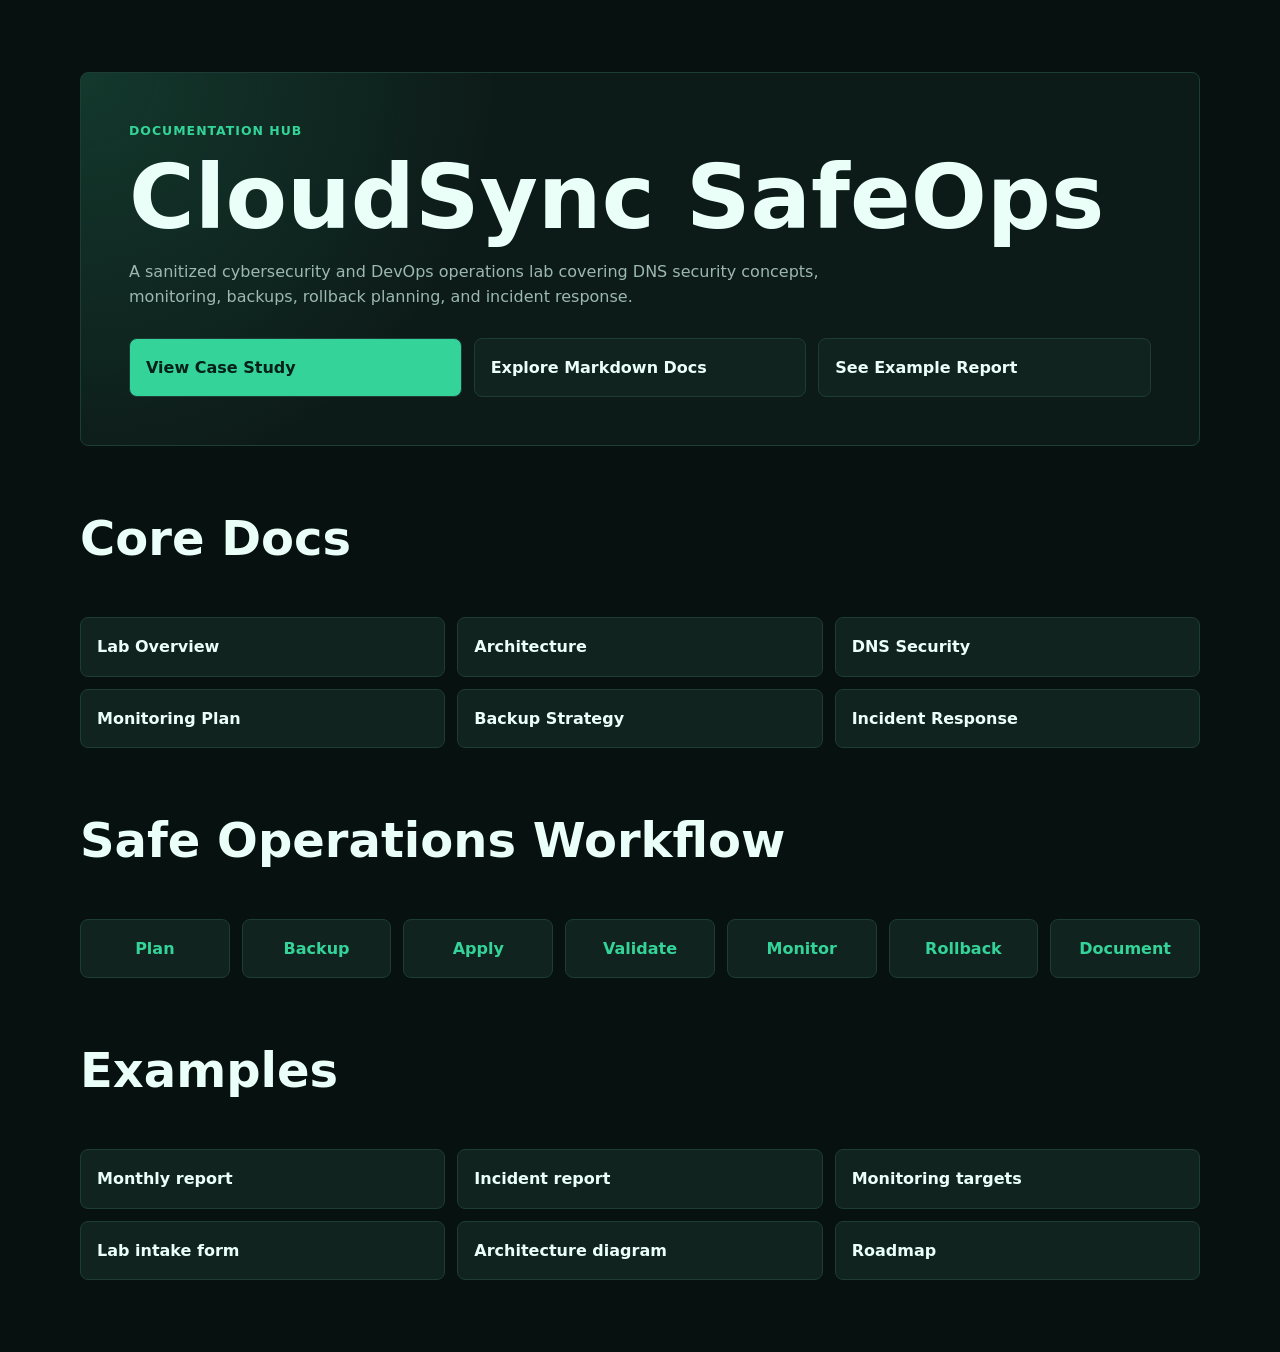
<file: docs/index.html>
<!doctype html>
<html lang="en">
  <head>
    <meta charset="utf-8">
    <meta name="viewport" content="width=device-width, initial-scale=1">
    <title>CloudSync SafeOps Docs</title>
    <meta name="description" content="Documentation hub for the CloudSync SafeOps cybersecurity and DevOps operations lab.">
    <link rel="stylesheet" href="styles.css">
  </head>
  <body>
    <main class="page">
      <section class="hero">
        <p class="eyebrow">Documentation Hub</p>
        <h1>CloudSync SafeOps</h1>
        <p>A sanitized cybersecurity and DevOps operations lab covering DNS security concepts, monitoring, backups, rollback planning, and incident response.</p>
        <div class="actions">
          <a href="https://github.com/Fedorov-Daniil/cloudsync-vpn-security-lab/blob/main/portfolio/CASE-STUDY.md">View Case Study</a>
          <a href="INDEX.md">Explore Markdown Docs</a>
          <a href="https://github.com/Fedorov-Daniil/cloudsync-vpn-security-lab/blob/main/examples/monthly-report.example.md">See Example Report</a>
        </div>
      </section>

      <section>
        <h2>Core Docs</h2>
        <div class="grid">
          <a href="LAB-OVERVIEW.md">Lab Overview</a>
          <a href="ARCHITECTURE.md">Architecture</a>
          <a href="DNS-SECURITY.md">DNS Security</a>
          <a href="MONITORING-PLAN.md">Monitoring Plan</a>
          <a href="BACKUP-STRATEGY.md">Backup Strategy</a>
          <a href="INCIDENT-RESPONSE.md">Incident Response</a>
        </div>
      </section>

      <section>
        <h2>Safe Operations Workflow</h2>
        <ol class="workflow">
          <li>Plan</li>
          <li>Backup</li>
          <li>Apply</li>
          <li>Validate</li>
          <li>Monitor</li>
          <li>Rollback</li>
          <li>Document</li>
        </ol>
      </section>

      <section>
        <h2>Examples</h2>
        <div class="grid">
          <a href="https://github.com/Fedorov-Daniil/cloudsync-vpn-security-lab/blob/main/examples/monthly-report.example.md">Monthly report</a>
          <a href="https://github.com/Fedorov-Daniil/cloudsync-vpn-security-lab/blob/main/examples/incident-report.example.md">Incident report</a>
          <a href="https://github.com/Fedorov-Daniil/cloudsync-vpn-security-lab/blob/main/examples/monitoring-targets.example.yml">Monitoring targets</a>
          <a href="https://github.com/Fedorov-Daniil/cloudsync-vpn-security-lab/blob/main/examples/lab-intake-form.example.md">Lab intake form</a>
          <a href="https://github.com/Fedorov-Daniil/cloudsync-vpn-security-lab/blob/main/diagrams/architecture.mmd">Architecture diagram</a>
          <a href="ROADMAP.md">Roadmap</a>
        </div>
      </section>
    </main>
  </body>
</html>
</file>
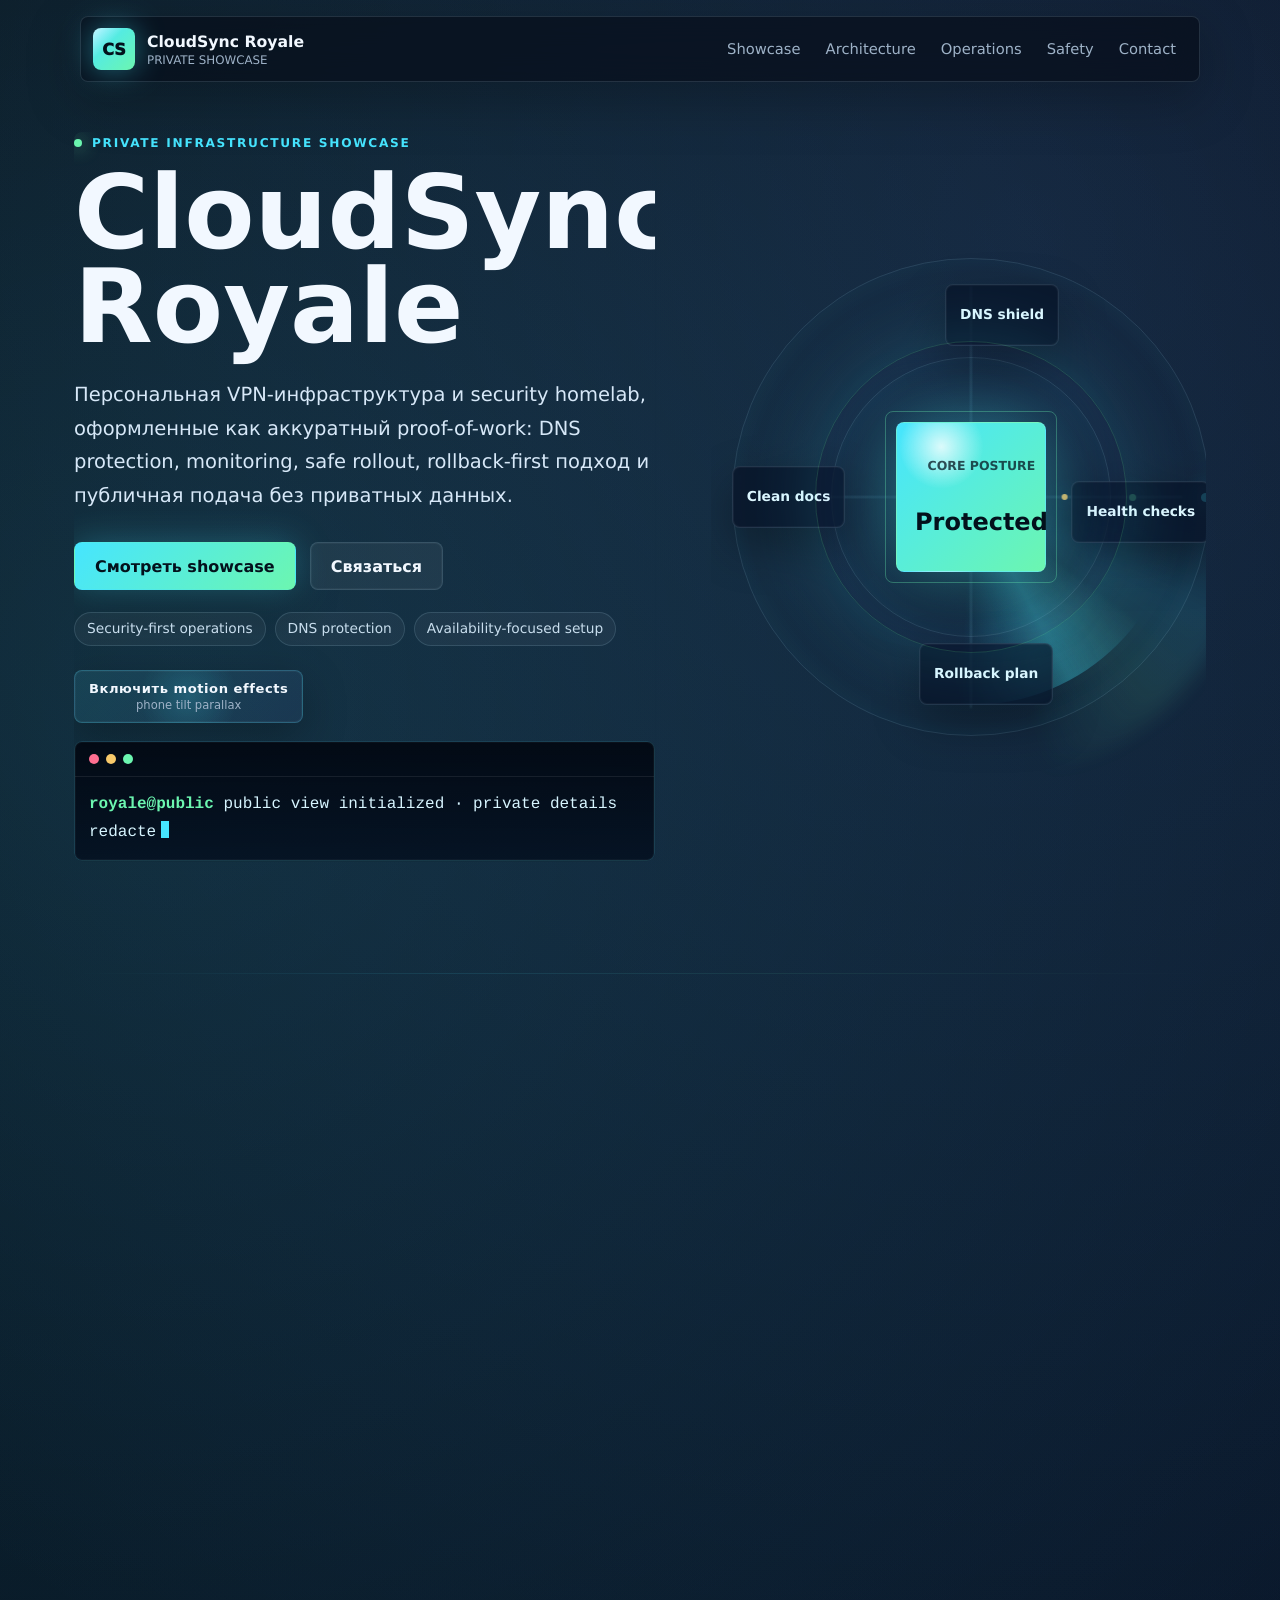
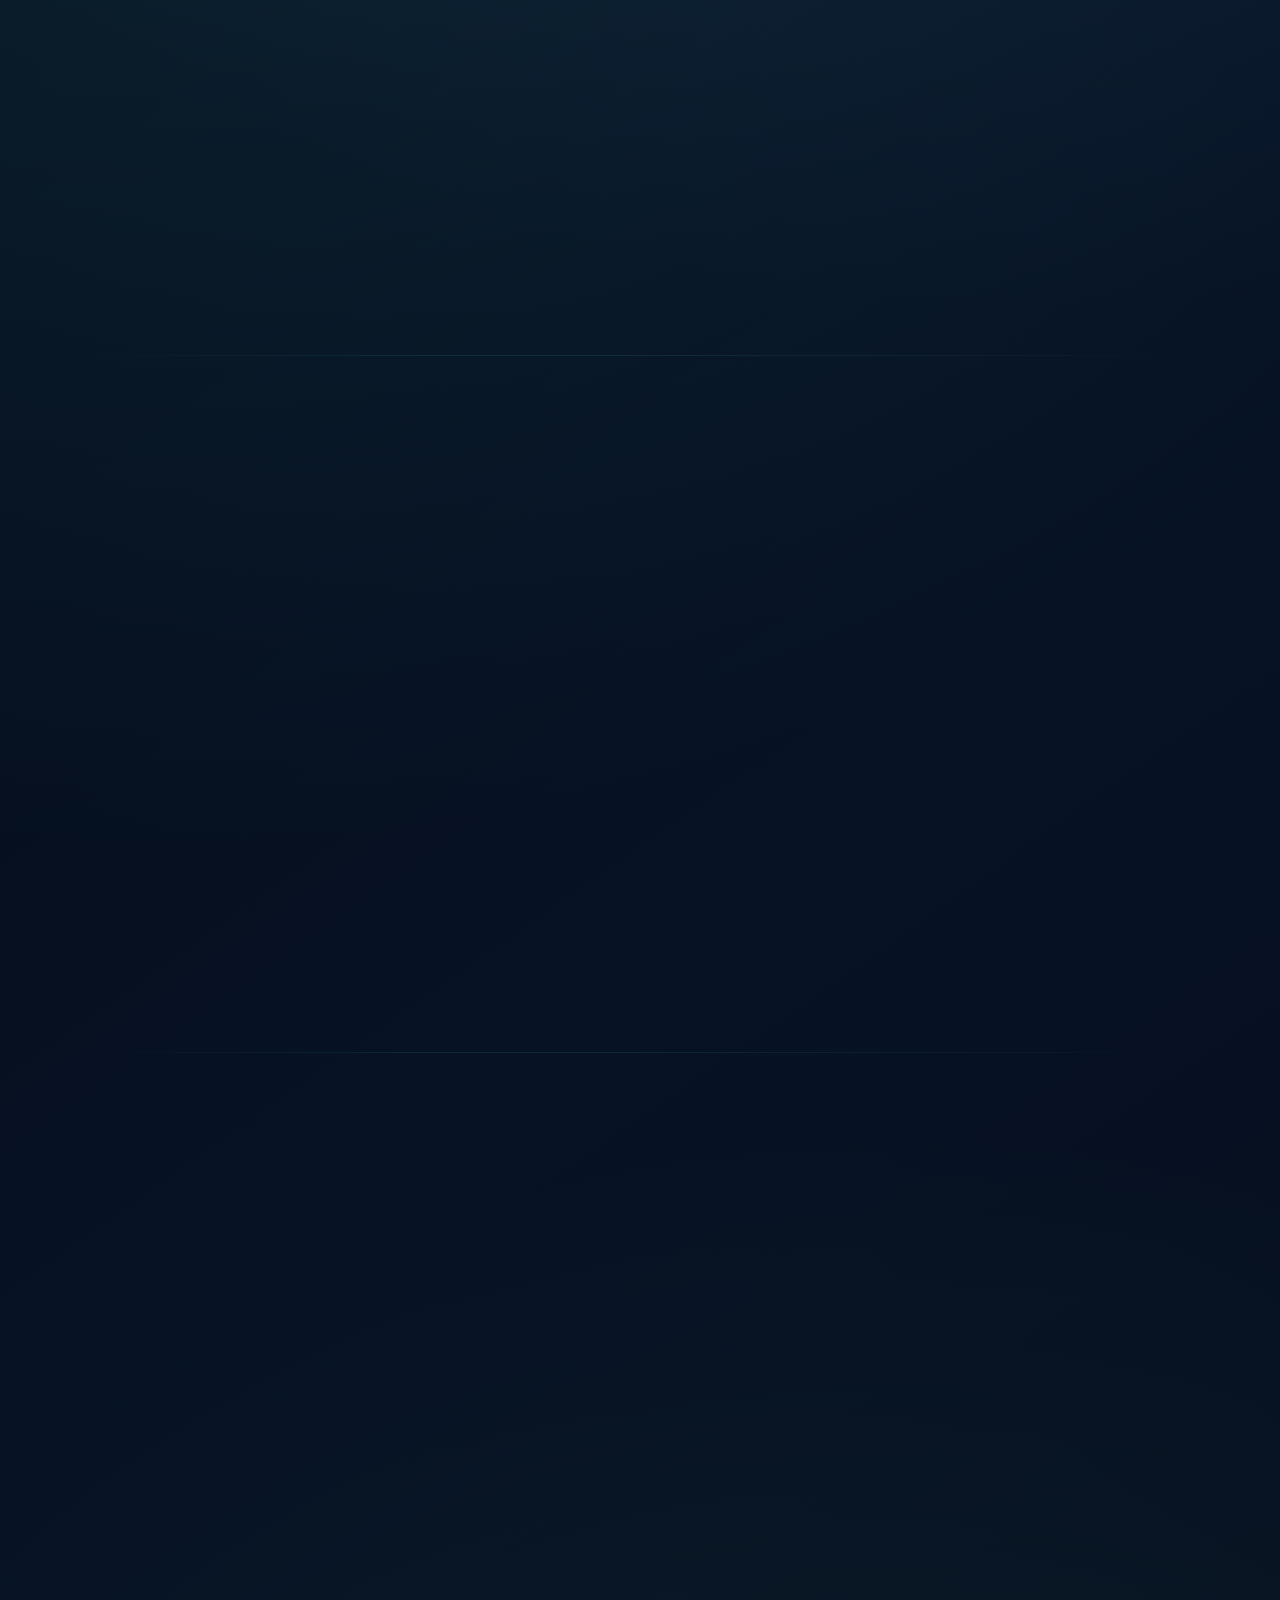
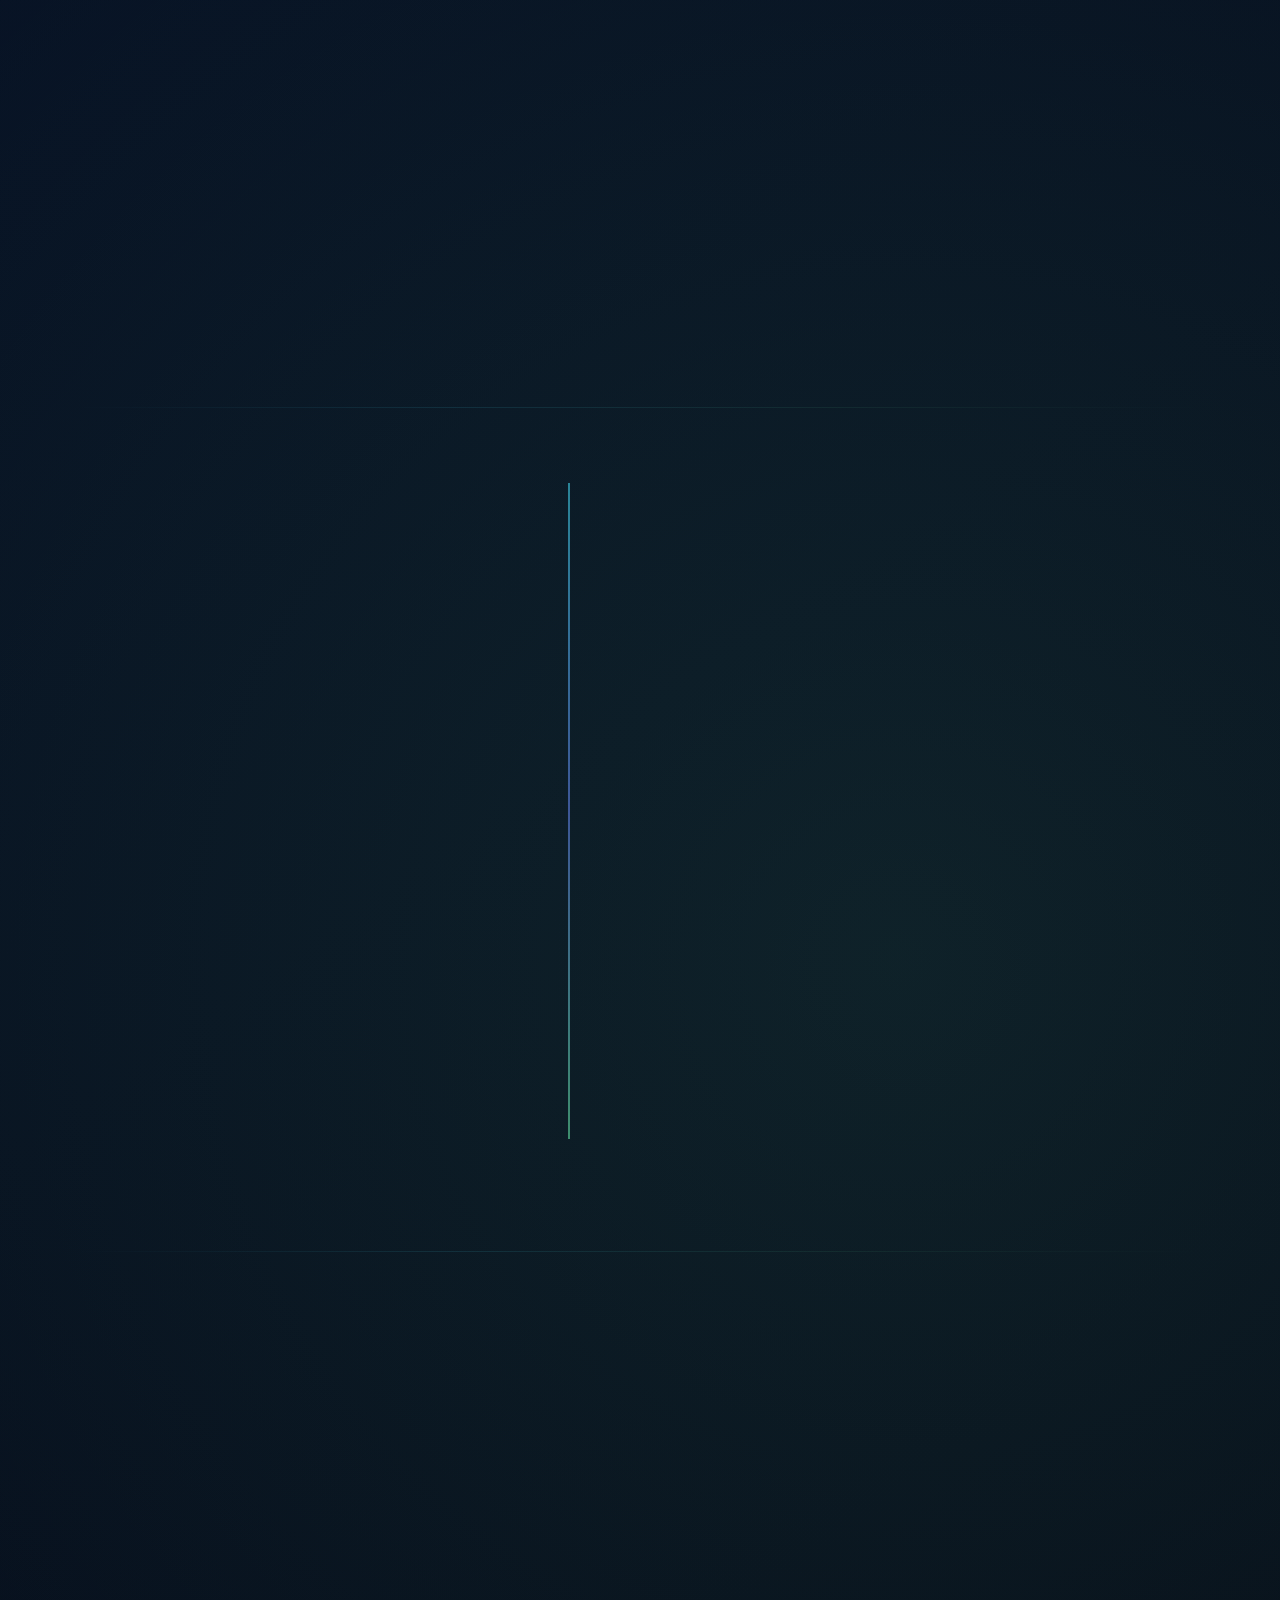
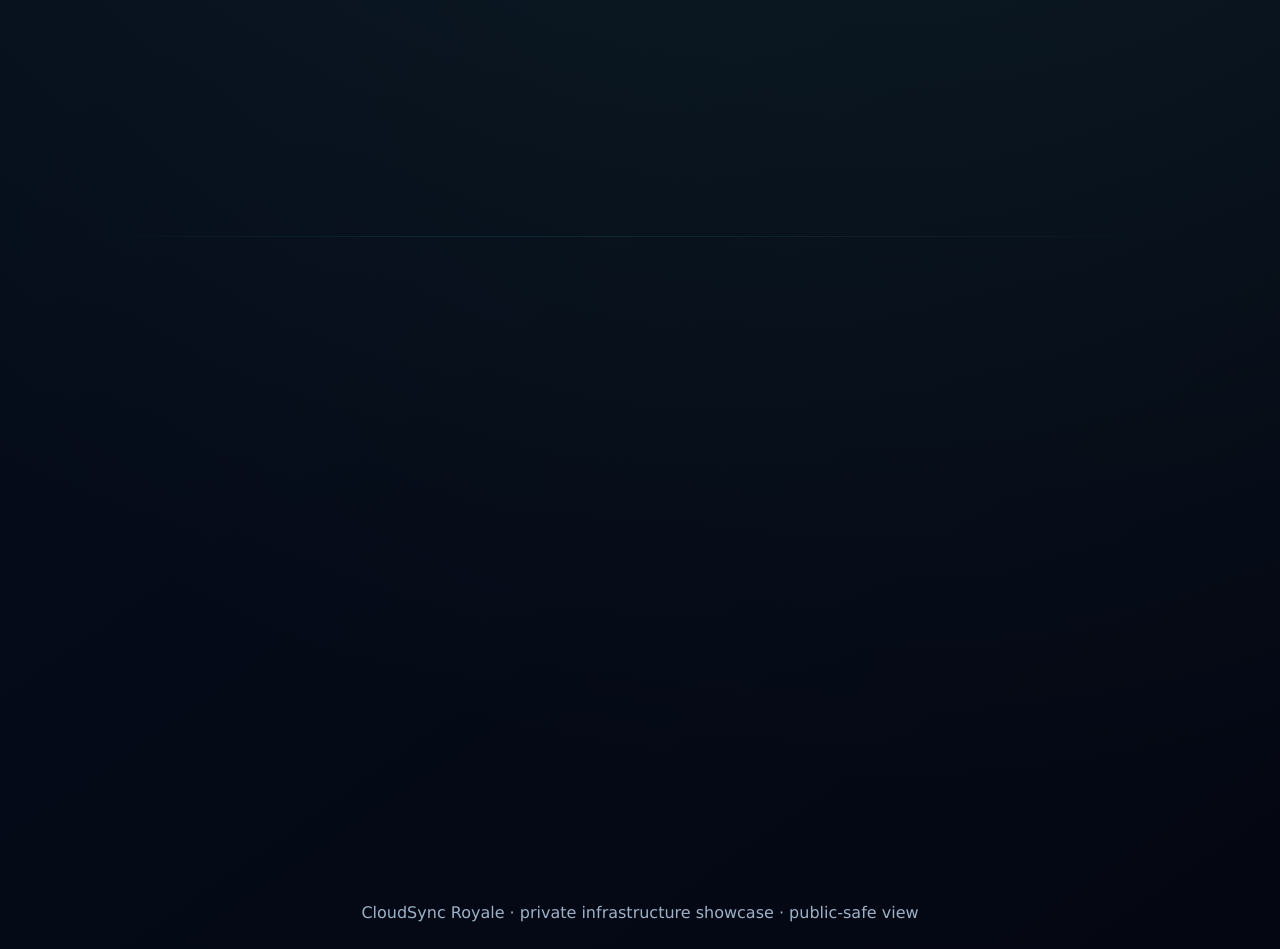
<file: friends-showcase/index.html>
<!doctype html>
<html lang="ru">
  <head>
    <meta charset="utf-8">
    <meta name="viewport" content="width=device-width, initial-scale=1">
    <meta name="description" content="CloudSync Royale - private infrastructure showcase for security-first network operations, DNS protection, monitoring, and safe rollout practices.">
    <meta name="theme-color" content="#050814">
    <title>CloudSync Royale - Private Infrastructure Showcase</title>
    <link rel="stylesheet" href="styles.css">
    <script src="script.js" defer></script>
  </head>
  <body>
    <canvas id="network-canvas" aria-hidden="true"></canvas>
    <div class="depth-grid" aria-hidden="true"></div>
    <div class="grain" aria-hidden="true"></div>
    <div class="aura aura-one" aria-hidden="true"></div>
    <div class="aura aura-two" aria-hidden="true"></div>
    <div class="aura aura-three" aria-hidden="true"></div>
    <div class="light-ribbon ribbon-one" aria-hidden="true"></div>
    <div class="light-ribbon ribbon-two" aria-hidden="true"></div>
    <div class="scroll-progress" aria-hidden="true"></div>

    <header class="topbar" data-elevated="false">
      <a class="brand" href="#hero" aria-label="CloudSync Royale">
        <span class="brand-mark">CS</span>
        <span class="brand-copy">
          <strong>CloudSync Royale</strong>
          <small>Private showcase</small>
        </span>
      </a>
      <nav class="nav" aria-label="Навигация по странице">
        <a href="#overview">Showcase</a>
        <a href="#architecture">Architecture</a>
        <a href="#operations">Operations</a>
        <a href="#safety">Safety</a>
        <a href="#contact">Contact</a>
      </nav>
    </header>

    <main>
      <section class="hero section" id="hero">
        <div class="wrap hero-grid">
          <div class="hero-copy reveal reveal-left reveal-glow" data-reveal>
            <p class="eyebrow">Private infrastructure showcase</p>
            <h1>CloudSync Royale</h1>
            <p class="subtitle">
              Персональная VPN-инфраструктура и security homelab, оформленные как аккуратный proof-of-work:
              DNS protection, monitoring, safe rollout, rollback-first подход и публичная подача без приватных данных.
            </p>
            <div class="hero-actions" aria-label="Основные действия">
              <a class="button primary" href="#overview">
                <span>Смотреть showcase</span>
              </a>
              <a class="button ghost" href="#contact">
                <span>Связаться</span>
              </a>
            </div>
            <div class="trust-strip" aria-label="Ключевые акценты проекта">
              <span>Security-first operations</span>
              <span>DNS protection</span>
              <span>Availability-focused setup</span>
            </div>
            <button class="motion-toggle" type="button" data-motion-toggle hidden>
              <span>Включить motion effects</span>
              <small>phone tilt parallax</small>
            </button>
            <div class="terminal reveal reveal-blur" data-reveal data-terminal data-terminal-text="public view initialized · private details redacted · operations posture clean">
              <div class="terminal-top">
                <span></span>
                <span></span>
                <span></span>
              </div>
              <p><strong>royale@public</strong> <span data-terminal-output></span><i aria-hidden="true"></i></p>
            </div>
          </div>

          <div class="hero-stage reveal reveal-scale reveal-glow" data-reveal data-depth="0.035" aria-label="Визуальная модель CloudSync Royale">
            <div class="orbital">
              <div class="orbital-grid" aria-hidden="true"></div>
              <div class="orbital-sheen" aria-hidden="true"></div>
              <div class="orbit orbit-one" aria-hidden="true"></div>
              <div class="orbit orbit-two" aria-hidden="true"></div>
              <div class="orbit orbit-three" aria-hidden="true"></div>
              <div class="trail trail-one" aria-hidden="true"></div>
              <div class="trail trail-two" aria-hidden="true"></div>
              <div class="trail trail-three" aria-hidden="true"></div>
              <div class="core-card">
                <span class="core-pulse" aria-hidden="true"></span>
                <small>Core posture</small>
                <strong>Protected</strong>
              </div>
              <div class="node-card node-a">DNS shield</div>
              <div class="node-card node-b">Health checks</div>
              <div class="node-card node-c">Rollback plan</div>
              <div class="node-card node-d">Clean docs</div>
            </div>
          </div>
        </div>
      </section>

      <section class="section" id="overview">
        <div class="wrap">
          <div class="section-head reveal reveal-left" data-reveal>
            <p class="eyebrow">Showcase layer</p>
            <h2>Публичная витрина без operational leakage</h2>
            <p>
              Страница показывает инженерную идею проекта: роли компонентов, контроль состояния,
              безопасную дисциплину изменений и красивую презентацию для портфолио.
            </p>
          </div>

          <div class="cockpit reveal reveal-clip reveal-glow" data-reveal>
            <div class="cockpit-main">
              <div class="panel-title">
                <div>
                  <p class="panel-label">CloudSync Royale</p>
                  <h3>Operations Cockpit</h3>
                </div>
                <span class="status-pill"><i></i> Public-safe</span>
              </div>

              <div class="metrics">
                <article class="metric">
                  <span>Availability focus</span>
                  <strong><span data-count-to="99.9">0</span>%</strong>
                  <small>target-oriented operating model</small>
                </article>
                <article class="metric">
                  <span>Health posture</span>
                  <strong><span data-count-to="100">0</span>%</strong>
                  <small>synthetic public indicator</small>
                </article>
                <article class="metric">
                  <span>Public exposure</span>
                  <strong>0 leaks</strong>
                  <small>sanitized showcase only</small>
                </article>
              </div>

              <div class="signal-card">
                <div class="signal-head">
                  <span>Network pulse</span>
                  <strong>sanitized visual</strong>
                </div>
                <div class="traffic-graph" id="traffic-graph" aria-hidden="true"></div>
              </div>
            </div>

            <aside class="cockpit-side" aria-label="Состояния компонентов">
              <article><span></span><strong>Core routing</strong><em>stable</em></article>
              <article><span></span><strong>DNS protection</strong><em>active</em></article>
              <article><span></span><strong>Monitoring</strong><em>visible</em></article>
              <article><span></span><strong>Backup mindset</strong><em>ready</em></article>
              <article><span></span><strong>Rollout process</strong><em>controlled</em></article>
              <article><span></span><strong>Public safety</strong><em>clean</em></article>
            </aside>
          </div>
        </div>
      </section>

      <section class="section" id="architecture">
        <div class="wrap">
          <div class="section-head reveal reveal-right" data-reveal>
            <p class="eyebrow">Architecture</p>
            <h2>Схема ролей вместо раскрытия инфраструктуры</h2>
            <p>
              Архитектура описана через безопасные роли и принципы. Реальные адреса, домены,
              конфиги, порты и внутренние связки не публикуются.
            </p>
          </div>

          <div class="flow reveal reveal-blur" data-reveal>
            <article class="flow-node reveal reveal-left" data-reveal>
              <span>01</span>
              <strong>Personal device</strong>
              <p>точка входа пользователя</p>
            </article>
            <div class="flow-link" aria-hidden="true"></div>
            <article class="flow-node reveal reveal-scale" data-reveal>
              <span>02</span>
              <strong>Secure client</strong>
              <p>контролируемое подключение</p>
            </article>
            <div class="flow-link" aria-hidden="true"></div>
            <article class="flow-node reveal reveal-blur" data-reveal>
              <span>03</span>
              <strong>Gateway role</strong>
              <p>маршрутизация без деталей</p>
            </article>
            <div class="flow-link" aria-hidden="true"></div>
            <article class="flow-node reveal reveal-scale" data-reveal>
              <span>04</span>
              <strong>DNS protection</strong>
              <p>защитный слой</p>
            </article>
            <div class="flow-link" aria-hidden="true"></div>
            <article class="flow-node reveal reveal-right" data-reveal>
              <span>05</span>
              <strong>Monitoring</strong>
              <p>health and signals</p>
            </article>
          </div>
        </div>
      </section>

      <section class="section" id="operations">
        <div class="wrap">
          <div class="section-head reveal reveal-left" data-reveal>
            <p class="eyebrow">Secure network operations</p>
            <h2>Что показывает проект</h2>
            <p>
              Не публичный сервис и не продажная страница. Это персональная инженерная работа:
              собрать, обезопасить, наблюдать, документировать и не раскрыть лишнего.
            </p>
          </div>

          <div class="card-grid">
            <article class="feature-card reveal reveal-left reveal-glow" data-reveal>
              <span>01</span>
              <h3>Security-first operations</h3>
              <p>Изменения проходят через проверку, минимизацию риска, понятный план восстановления и чистое описание.</p>
            </article>
            <article class="feature-card reveal reveal-scale" data-reveal>
              <span>02</span>
              <h3>DNS protection layer</h3>
              <p>Отдельный слой DNS-защиты помогает мыслить сеть как систему, а не набор случайных настроек.</p>
            </article>
            <article class="feature-card reveal reveal-right" data-reveal>
              <span>03</span>
              <h3>Monitoring mindset</h3>
              <p>Статусы, health-сигналы и понятная панель делают эксплуатацию спокойнее и предсказуемее.</p>
            </article>
            <article class="feature-card reveal reveal-left" data-reveal>
              <span>04</span>
              <h3>Safe rollout practice</h3>
              <p>Любое улучшение держится на простой дисциплине: backup, change, check, rollback path.</p>
            </article>
            <article class="feature-card reveal reveal-blur" data-reveal>
              <span>05</span>
              <h3>Availability-focused setup</h3>
              <p>Приоритет на стабильность, понятные зависимости и поведение, которое легко проверить.</p>
            </article>
            <article class="feature-card reveal reveal-right reveal-glow" data-reveal>
              <span>06</span>
              <h3>Public portfolio hygiene</h3>
              <p>Сайт выглядит как polished showcase, но не показывает production-материалы и приватные следы.</p>
            </article>
          </div>
        </div>
      </section>

      <section class="section proof-section">
        <div class="wrap proof-grid">
          <div class="section-head reveal reveal-left" data-reveal>
            <p class="eyebrow">Proof of work</p>
            <h2>Подача проекта как зрелой инфраструктурной практики</h2>
            <p>
              Здесь важен не шумный эффект, а ощущение контроля: чистый визуал, аккуратный текст,
              понятная модель, плавные состояния и отсутствие лишнего риска.
            </p>
          </div>
          <div class="timeline" aria-label="Этапы проекта">
            <article class="timeline-item reveal reveal-right" data-reveal><span>Stage 1</span><strong>Baseline</strong><p>порядок, минимальная предсказуемость, базовые правила</p></article>
            <article class="timeline-item reveal reveal-right" data-reveal><span>Stage 2</span><strong>Core network</strong><p>личная VPN-инфраструктура и разделение ролей</p></article>
            <article class="timeline-item reveal reveal-right" data-reveal><span>Stage 3</span><strong>DNS protection</strong><p>защитный слой для более чистой сетевой модели</p></article>
            <article class="timeline-item reveal reveal-right" data-reveal><span>Stage 4</span><strong>Monitoring</strong><p>сигналы состояния, health checks и диагностика</p></article>
            <article class="timeline-item reveal reveal-right" data-reveal><span>Stage 5</span><strong>Safe rollout</strong><p>резервная точка, проверка и понятный rollback path</p></article>
          </div>
        </div>
      </section>

      <section class="section" id="safety">
        <div class="wrap safety-grid">
          <div class="security-note reveal reveal-left reveal-glow" data-reveal>
            <p class="eyebrow">Public safety</p>
            <h2>Что точно не публикуется</h2>
            <p>
              На странице нет реальных IP, приватных доменов VPN, рабочих ссылок доступа, графических кодов доступа,
              учётных данных, ключей, логов, пользовательских данных или внутренних operational-файлов.
            </p>
          </div>
          <div class="safe-list reveal reveal-clip" data-reveal aria-label="Безопасные публичные принципы">
            <p><span>01</span>Только sanitized wording и безопасные публичные роли.</p>
            <p><span>02</span>Никаких ссылок на подключение или конфигурации.</p>
            <p><span>03</span>Production VPN, сервер и ops-часть не затрагиваются.</p>
            <p><span>04</span>Внешних ссылок ровно две: Telegram и GitHub.</p>
          </div>
        </div>
      </section>

      <section class="section contact-section" id="contact">
        <div class="wrap contact-card reveal reveal-scale reveal-glow" data-reveal>
          <p class="eyebrow">Contact and source</p>
          <h2>CloudSync Royale можно показать публично</h2>
          <p>
            Витрина оставляет только безопасный контакт и публичный репозиторий. Всё остальное остается
            внутри приватной operational-зоны проекта.
          </p>
          <div class="contact-actions" aria-label="Разрешённые внешние ссылки">
            <a class="contact-button telegram" href="https://t.me/cloudsyncvpnroyale" target="_blank" rel="noopener noreferrer">
              <span>Telegram</span>
              <strong>Questions / contact</strong>
            </a>
            <a class="contact-button github" href="https://github.com/Fedorov-Daniil/cloudsync-vpn-security-lab" target="_blank" rel="noopener noreferrer">
              <span>GitHub</span>
              <strong>Public project</strong>
            </a>
          </div>
          <button class="button ghost back-top" type="button" data-scroll-target="hero"><span>Вернуться наверх</span></button>
        </div>
      </section>
    </main>

    <footer class="footer">
      <p>CloudSync Royale · private infrastructure showcase · public-safe view</p>
    </footer>
  </body>
</html>
</file>
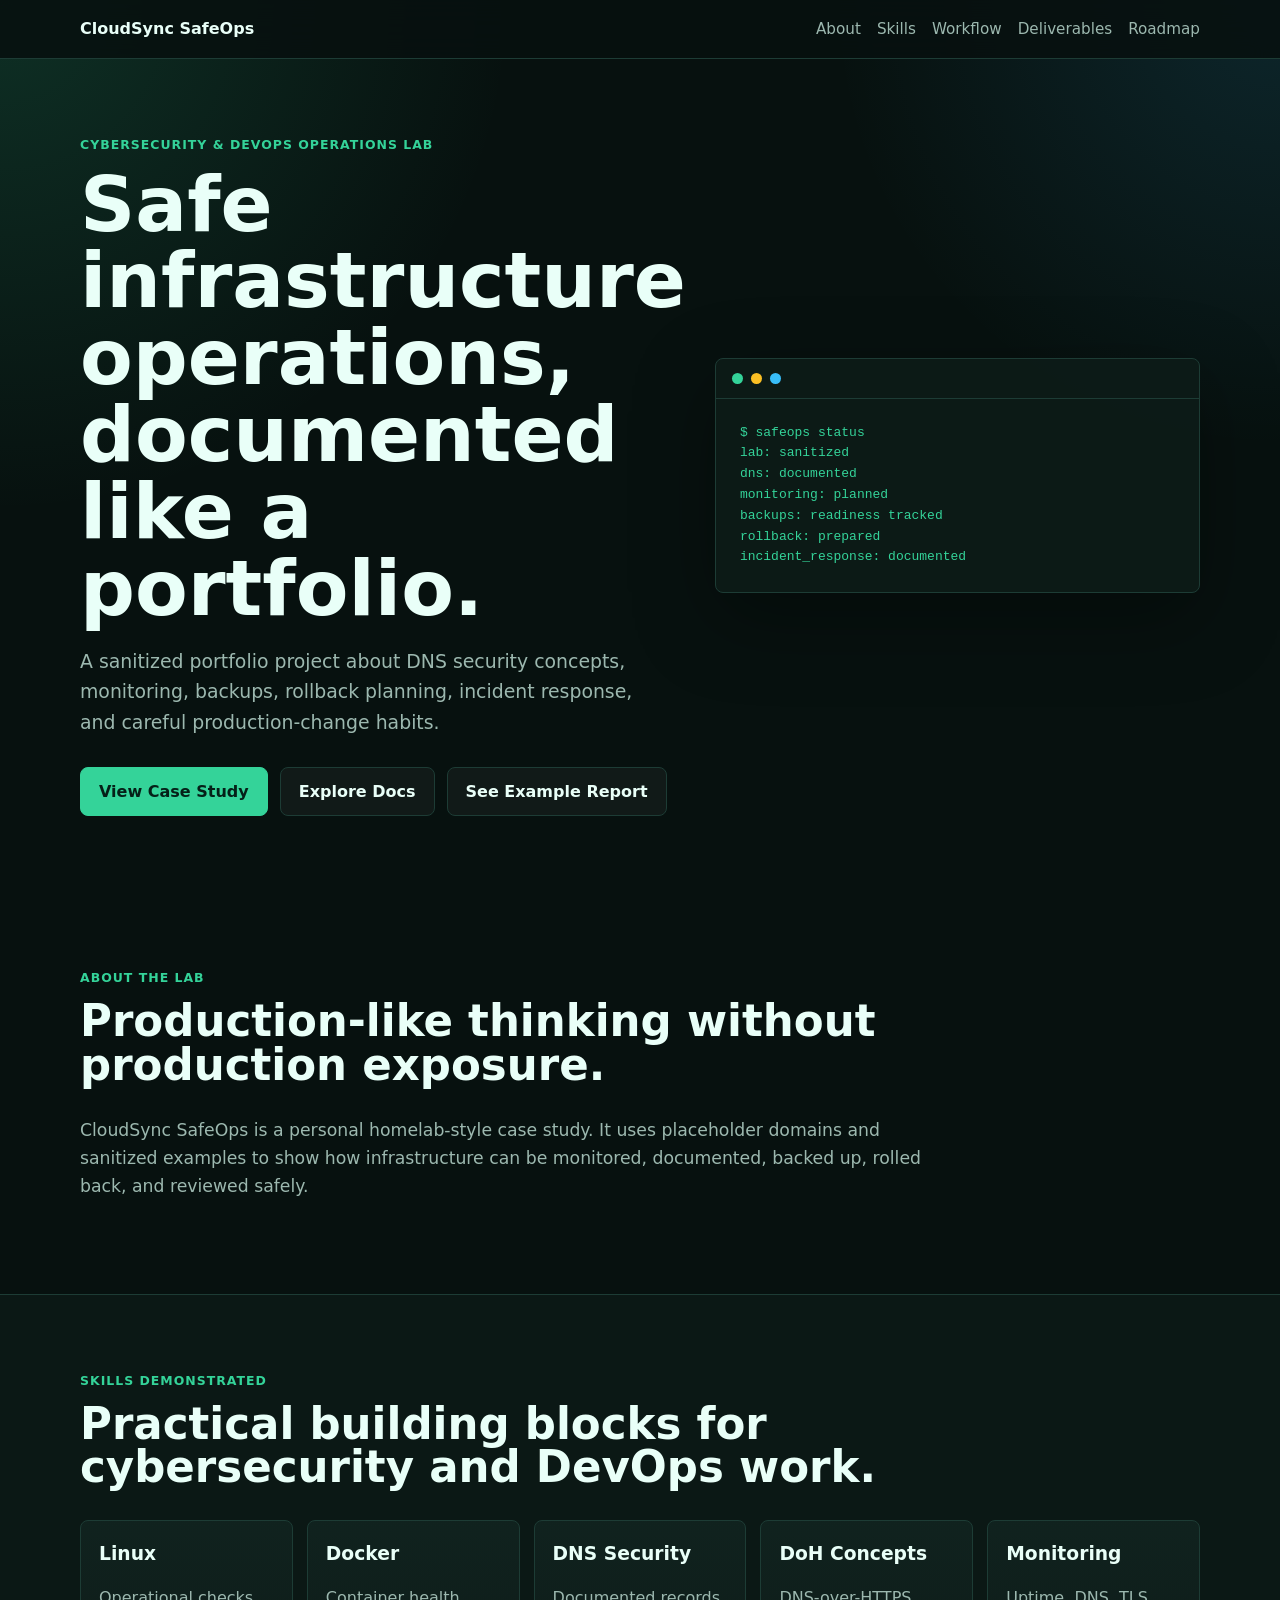
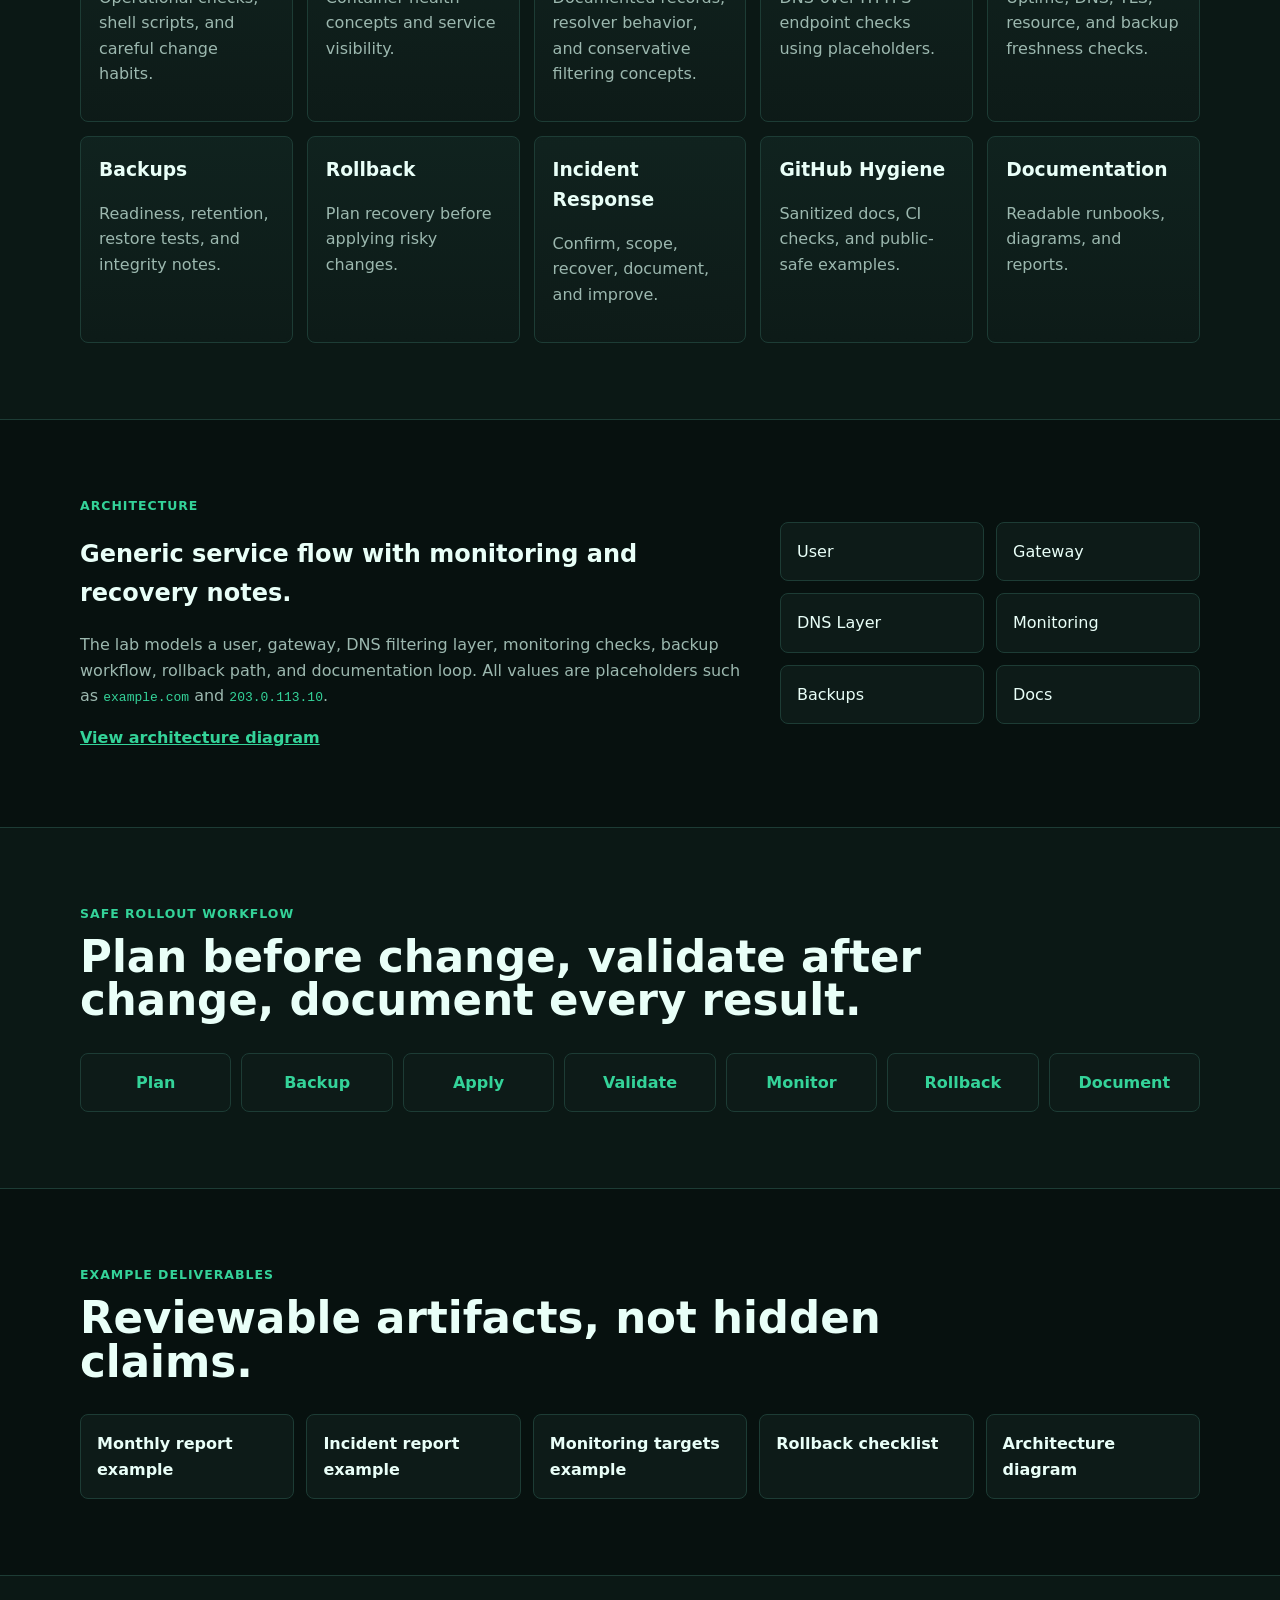
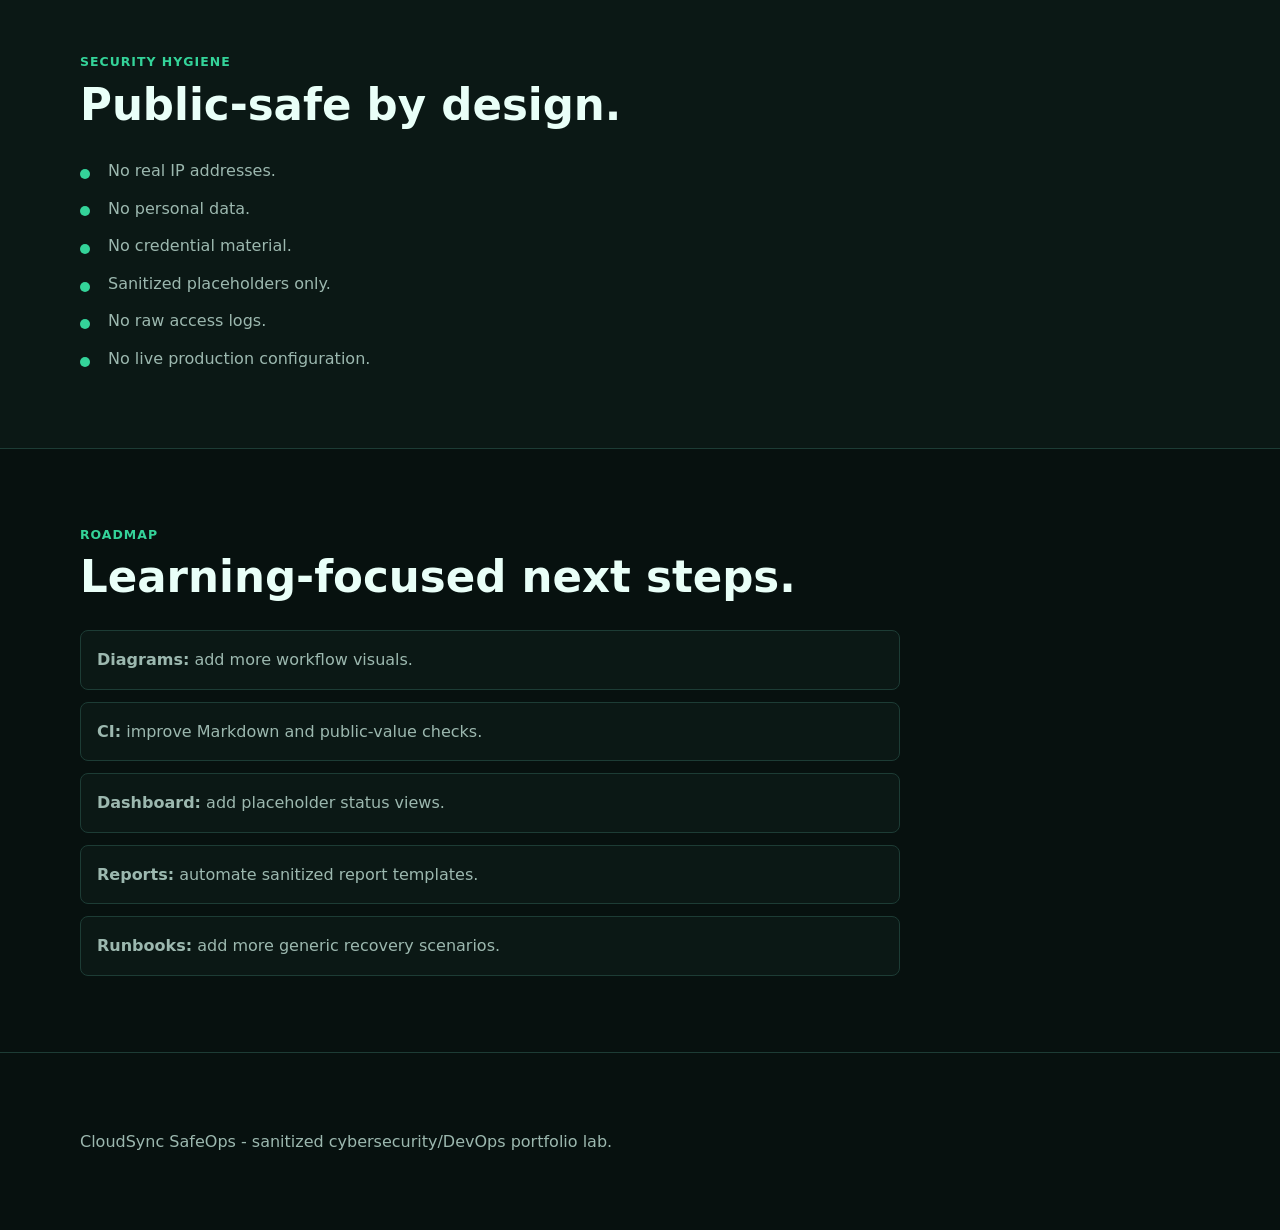
<file: landing/index.html>
<!doctype html>
<html lang="en">
  <head>
    <meta charset="utf-8">
    <meta name="viewport" content="width=device-width, initial-scale=1">
    <title>CloudSync SafeOps | Cybersecurity & DevOps Operations Lab</title>
    <meta name="description" content="A sanitized cybersecurity and DevOps portfolio lab about secure infrastructure operations, DNS security concepts, monitoring, backups, rollback planning, and incident response.">
    <link rel="stylesheet" href="styles.css">
  </head>
  <body>
    <header class="site-header">
      <a class="brand" href="#top">CloudSync SafeOps</a>
      <nav aria-label="Main navigation">
        <a href="#about">About</a>
        <a href="#skills">Skills</a>
        <a href="#workflow">Workflow</a>
        <a href="#deliverables">Deliverables</a>
        <a href="#roadmap">Roadmap</a>
      </nav>
    </header>

    <main id="top">
      <section class="hero">
        <div class="hero-copy">
          <p class="eyebrow">Cybersecurity & DevOps Operations Lab</p>
          <h1>Safe infrastructure operations, documented like a portfolio.</h1>
          <p class="lead">A sanitized portfolio project about DNS security concepts, monitoring, backups, rollback planning, incident response, and careful production-change habits.</p>
          <div class="hero-actions">
            <a class="button primary" href="../portfolio/CASE-STUDY.md">View Case Study</a>
            <a class="button secondary" href="../docs/INDEX.md">Explore Docs</a>
            <a class="button secondary" href="../examples/monthly-report.example.md">See Example Report</a>
          </div>
        </div>
        <div class="terminal-card" aria-label="Lab status summary">
          <div class="terminal-top">
            <span></span><span></span><span></span>
          </div>
          <pre><code>$ safeops status
lab: sanitized
dns: documented
monitoring: planned
backups: readiness tracked
rollback: prepared
incident_response: documented</code></pre>
        </div>
      </section>

      <section id="about" class="section">
        <div class="section-head">
          <p class="eyebrow">About the lab</p>
          <h2>Production-like thinking without production exposure.</h2>
        </div>
        <p class="wide">CloudSync SafeOps is a personal homelab-style case study. It uses placeholder domains and sanitized examples to show how infrastructure can be monitored, documented, backed up, rolled back, and reviewed safely.</p>
      </section>

      <section id="skills" class="band">
        <div class="section-head">
          <p class="eyebrow">Skills demonstrated</p>
          <h2>Practical building blocks for cybersecurity and DevOps work.</h2>
        </div>
        <div class="card-grid">
          <article><h3>Linux</h3><p>Operational checks, shell scripts, and careful change habits.</p></article>
          <article><h3>Docker</h3><p>Container health concepts and service visibility.</p></article>
          <article><h3>DNS Security</h3><p>Documented records, resolver behavior, and conservative filtering concepts.</p></article>
          <article><h3>DoH Concepts</h3><p>DNS-over-HTTPS endpoint checks using placeholders.</p></article>
          <article><h3>Monitoring</h3><p>Uptime, DNS, TLS, resource, and backup freshness checks.</p></article>
          <article><h3>Backups</h3><p>Readiness, retention, restore tests, and integrity notes.</p></article>
          <article><h3>Rollback</h3><p>Plan recovery before applying risky changes.</p></article>
          <article><h3>Incident Response</h3><p>Confirm, scope, recover, document, and improve.</p></article>
          <article><h3>GitHub Hygiene</h3><p>Sanitized docs, CI checks, and public-safe examples.</p></article>
          <article><h3>Documentation</h3><p>Readable runbooks, diagrams, and reports.</p></article>
        </div>
      </section>

      <section id="architecture" class="section split">
        <div>
          <p class="eyebrow">Architecture</p>
          <h2>Generic service flow with monitoring and recovery notes.</h2>
          <p>The lab models a user, gateway, DNS filtering layer, monitoring checks, backup workflow, rollback path, and documentation loop. All values are placeholders such as <code>example.com</code> and <code>203.0.113.10</code>.</p>
          <a class="text-link" href="../diagrams/architecture.mmd">View architecture diagram</a>
        </div>
        <div class="mini-map">
          <span>User</span>
          <span>Gateway</span>
          <span>DNS Layer</span>
          <span>Monitoring</span>
          <span>Backups</span>
          <span>Docs</span>
        </div>
      </section>

      <section id="workflow" class="band">
        <div class="section-head">
          <p class="eyebrow">Safe rollout workflow</p>
          <h2>Plan before change, validate after change, document every result.</h2>
        </div>
        <ol class="workflow">
          <li>Plan</li>
          <li>Backup</li>
          <li>Apply</li>
          <li>Validate</li>
          <li>Monitor</li>
          <li>Rollback</li>
          <li>Document</li>
        </ol>
      </section>

      <section id="deliverables" class="section">
        <div class="section-head">
          <p class="eyebrow">Example deliverables</p>
          <h2>Reviewable artifacts, not hidden claims.</h2>
        </div>
        <div class="link-grid">
          <a href="../examples/monthly-report.example.md">Monthly report example</a>
          <a href="../examples/incident-report.example.md">Incident report example</a>
          <a href="../examples/monitoring-targets.example.yml">Monitoring targets example</a>
          <a href="../docs/SAFE-ROLLBACK.md">Rollback checklist</a>
          <a href="../diagrams/architecture.mmd">Architecture diagram</a>
        </div>
      </section>

      <section class="band">
        <div class="section-head">
          <p class="eyebrow">Security hygiene</p>
          <h2>Public-safe by design.</h2>
        </div>
        <ul class="check-list">
          <li>No real IP addresses.</li>
          <li>No personal data.</li>
          <li>No credential material.</li>
          <li>Sanitized placeholders only.</li>
          <li>No raw access logs.</li>
          <li>No live production configuration.</li>
        </ul>
      </section>

      <section id="roadmap" class="section">
        <div class="section-head">
          <p class="eyebrow">Roadmap</p>
          <h2>Learning-focused next steps.</h2>
        </div>
        <div class="timeline">
          <p><strong>Diagrams:</strong> add more workflow visuals.</p>
          <p><strong>CI:</strong> improve Markdown and public-value checks.</p>
          <p><strong>Dashboard:</strong> add placeholder status views.</p>
          <p><strong>Reports:</strong> automate sanitized report templates.</p>
          <p><strong>Runbooks:</strong> add more generic recovery scenarios.</p>
        </div>
      </section>
    </main>

    <footer class="footer">
      CloudSync SafeOps - sanitized cybersecurity/DevOps portfolio lab.
    </footer>
  </body>
</html>
</file>
<file: docs/styles.css>
body {
  margin: 0;
  background: #07110f;
  color: #e9fff8;
  font-family: Inter, ui-sans-serif, system-ui, -apple-system, BlinkMacSystemFont, "Segoe UI", sans-serif;
  line-height: 1.6;
}

a {
  color: inherit;
}

.page {
  width: min(1120px, calc(100% - 48px));
  margin: 0 auto;
  padding: 72px 0;
}

.hero {
  padding: 48px;
  border: 1px solid #1d3c35;
  border-radius: 8px;
  background:
    radial-gradient(circle at top left, rgba(52, 211, 153, 0.16), transparent 26rem),
    #0d1b18;
}

.eyebrow {
  margin: 0 0 12px;
  color: #34d399;
  font-size: 0.78rem;
  font-weight: 850;
  letter-spacing: 0.08em;
  text-transform: uppercase;
}

h1 {
  margin: 0;
  font-size: clamp(2.6rem, 8vw, 5.6rem);
  line-height: 1;
}

h2 {
  margin-top: 54px;
  font-size: clamp(1.8rem, 4vw, 3rem);
}

p {
  max-width: 760px;
  color: #9cb8af;
}

.actions,
.grid,
.workflow {
  display: grid;
  gap: 12px;
}

.actions {
  grid-template-columns: repeat(3, minmax(0, 1fr));
  margin-top: 28px;
}

.grid {
  grid-template-columns: repeat(3, minmax(0, 1fr));
}

.actions a,
.grid a,
.workflow li {
  padding: 16px;
  border: 1px solid #1d3c35;
  border-radius: 8px;
  background: #10231f;
  text-decoration: none;
  font-weight: 800;
}

.actions a:first-child {
  background: #34d399;
  color: #052018;
}

.workflow {
  grid-template-columns: repeat(7, minmax(0, 1fr));
  padding: 0;
  list-style: none;
}

.workflow li {
  color: #34d399;
  text-align: center;
}

@media (max-width: 820px) {
  .hero {
    padding: 28px;
  }

  .actions,
  .grid,
  .workflow {
    grid-template-columns: 1fr;
  }
}
</file>
<file: friends-showcase/styles.css>
:root {
  color-scheme: dark;
  --bg: #050814;
  --bg-deep: #02040a;
  --panel: rgba(8, 16, 32, 0.72);
  --panel-strong: rgba(10, 22, 43, 0.9);
  --line: rgba(192, 232, 255, 0.14);
  --line-strong: rgba(154, 226, 255, 0.28);
  --text: #f2f8ff;
  --muted: #9eb2c7;
  --soft: #c8dded;
  --cyan: #46e5ff;
  --blue: #6a8dff;
  --green: #6cf6b0;
  --gold: #f8c96a;
  --danger: #ff6f91;
  --shadow: 0 28px 90px rgba(0, 0, 0, 0.42);
  --glow: 0 0 36px rgba(70, 229, 255, 0.24);
  --radius: 8px;
  --wrap: 1180px;
  --pointer-x: 0;
  --pointer-y: 0;
  --tilt-x: 0;
  --tilt-y: 0;
  --parallax-x: 0;
  --parallax-y: 0;
  --parallax-x-px: 0px;
  --parallax-y-px: 0px;
  --parallax-aura-x: 0px;
  --parallax-aura-y: 0px;
  --parallax-ribbon-x: 0px;
  --parallax-ribbon-y: 0px;
  --card-tilt-x: 0deg;
  --card-tilt-y: 0deg;
  --card-glow-x: 50%;
  --card-glow-y: 50%;
}

*,
*::before,
*::after {
  box-sizing: border-box;
}

html {
  background: var(--bg);
  scroll-behavior: smooth;
  scroll-padding-top: 92px;
}

body {
  min-width: 320px;
  min-height: 100vh;
  margin: 0;
  overflow-x: clip;
  color: var(--text);
  background:
    radial-gradient(circle at 14% 12%, rgba(70, 229, 255, 0.16), transparent 34%),
    radial-gradient(circle at 80% 4%, rgba(106, 141, 255, 0.14), transparent 30%),
    radial-gradient(circle at 70% 72%, rgba(108, 246, 176, 0.09), transparent 34%),
    linear-gradient(145deg, var(--bg-deep) 0%, #071225 45%, #040712 100%);
  font-family: Inter, ui-sans-serif, system-ui, -apple-system, BlinkMacSystemFont, "Segoe UI", sans-serif;
  text-rendering: geometricPrecision;
}

body::before {
  content: "";
  position: fixed;
  inset: 0;
  z-index: -6;
  pointer-events: none;
  background:
    linear-gradient(90deg, rgba(255, 255, 255, 0.026) 1px, transparent 1px),
    linear-gradient(0deg, rgba(255, 255, 255, 0.018) 1px, transparent 1px);
  background-size: 74px 74px;
  mask-image: linear-gradient(to bottom, rgba(0, 0, 0, 0.86), transparent 88%);
}

body::after {
  content: "";
  position: fixed;
  inset: 0;
  z-index: -5;
  pointer-events: none;
  background: linear-gradient(112deg, rgba(70, 229, 255, 0.06), rgba(106, 141, 255, 0.08), rgba(108, 246, 176, 0.04));
  background-size: 220% 220%;
  background-position: calc(50% + var(--parallax-x-px, 0px)) calc(50% + var(--parallax-y-px, 0px));
  animation: aurora 22s ease-in-out infinite;
}

a {
  color: inherit;
  text-decoration: none;
}

button {
  color: inherit;
  font: inherit;
}

button,
a {
  -webkit-tap-highlight-color: transparent;
}

h1,
h2,
h3,
p {
  margin-top: 0;
}

h1 {
  max-width: 780px;
  margin-bottom: 22px;
  font-size: clamp(3.25rem, 8vw, 6.9rem);
  line-height: 0.92;
  letter-spacing: 0;
  text-wrap: balance;
}

h2 {
  margin-bottom: 18px;
  font-size: clamp(2.15rem, 4vw, 3.45rem);
  line-height: 1.02;
  letter-spacing: 0;
  text-wrap: balance;
}

h3 {
  margin-bottom: 10px;
  font-size: 1.3rem;
  line-height: 1.2;
}

p {
  line-height: 1.72;
}

::selection {
  color: #03101b;
  background: var(--cyan);
}

:focus-visible {
  outline: 2px solid var(--cyan);
  outline-offset: 4px;
}

#network-canvas {
  position: fixed;
  inset: 0;
  z-index: -3;
  width: 100%;
  height: 100%;
  opacity: 0.58;
}

.depth-grid {
  position: fixed;
  inset: -12vh -12vw;
  z-index: -5;
  pointer-events: none;
  background:
    linear-gradient(90deg, rgba(70, 229, 255, 0.08) 1px, transparent 1px),
    linear-gradient(0deg, rgba(106, 141, 255, 0.06) 1px, transparent 1px);
  background-size: 92px 92px;
  opacity: 0.2;
  transform: perspective(900px) rotateX(64deg) translate3d(var(--parallax-x-px, 0px), calc((var(--scroll-ratio, 0) * -90px) + var(--parallax-y-px, 0px)), -120px);
  transform-origin: top center;
  animation: gridDrift 18s linear infinite;
}

.grain {
  position: fixed;
  inset: 0;
  z-index: -1;
  pointer-events: none;
  opacity: 0.18;
  background-image:
    radial-gradient(circle at 25% 25%, rgba(255, 255, 255, 0.9) 0 1px, transparent 1px),
    radial-gradient(circle at 75% 70%, rgba(255, 255, 255, 0.65) 0 1px, transparent 1px);
  background-size: 120px 120px, 180px 180px;
  mix-blend-mode: soft-light;
}

.aura {
  position: fixed;
  z-index: -4;
  width: 38rem;
  height: 38rem;
  border-radius: 999px;
  filter: blur(60px);
  opacity: 0.44;
  pointer-events: none;
  transform: translate3d(0, 0, 0);
  will-change: transform;
}

.aura-one {
  top: 6rem;
  left: -16rem;
  background: radial-gradient(circle, rgba(70, 229, 255, 0.32), transparent 66%);
}

.aura-two {
  right: -14rem;
  bottom: 10rem;
  background: radial-gradient(circle, rgba(108, 246, 176, 0.22), transparent 64%);
}

.aura-three {
  top: 42vh;
  left: 42vw;
  width: 26rem;
  height: 26rem;
  opacity: 0.22;
  background: radial-gradient(circle, rgba(106, 141, 255, 0.3), transparent 68%);
  transform: translate3d(var(--parallax-aura-x, 0px), var(--parallax-aura-y, 0px), 0);
}

.light-ribbon {
  position: fixed;
  z-index: -2;
  width: 46vw;
  height: 1px;
  pointer-events: none;
  background: linear-gradient(90deg, transparent, rgba(70, 229, 255, 0.54), rgba(108, 246, 176, 0.34), transparent);
  box-shadow: 0 0 32px rgba(70, 229, 255, 0.34);
  opacity: 0.22;
  translate: var(--parallax-ribbon-x, 0px) var(--parallax-ribbon-y, 0px);
  transform-origin: center;
}

.ribbon-one {
  top: 24vh;
  left: -10vw;
  transform: rotate(-18deg);
  animation: ribbonSweep 12s ease-in-out infinite;
}

.ribbon-two {
  right: -18vw;
  bottom: 28vh;
  transform: rotate(-24deg);
  animation: ribbonSweep 15s ease-in-out infinite reverse;
}

.scroll-progress {
  position: fixed;
  top: 0;
  left: 0;
  z-index: 40;
  width: var(--scroll, 0%);
  height: 3px;
  background: linear-gradient(90deg, var(--cyan), var(--green), var(--gold));
  box-shadow: 0 0 24px rgba(70, 229, 255, 0.52);
  transform-origin: left center;
}

.wrap {
  width: min(var(--wrap), 100%);
  margin: 0 auto;
  padding: 0 24px;
}

.section {
  position: relative;
  overflow-x: clip;
  padding: 112px 0;
}

.section::before {
  content: "";
  position: absolute;
  top: 0;
  left: max(24px, calc((100% - var(--wrap)) / 2 + 24px));
  right: max(24px, calc((100% - var(--wrap)) / 2 + 24px));
  height: 1px;
  pointer-events: none;
  background: linear-gradient(90deg, transparent, rgba(70, 229, 255, 0.28), rgba(108, 246, 176, 0.18), transparent);
  opacity: 0.38;
}

.section::after {
  content: "";
  position: absolute;
  top: -80px;
  left: 50%;
  z-index: -1;
  width: min(720px, 82vw);
  height: 180px;
  pointer-events: none;
  background: radial-gradient(ellipse at center, rgba(70, 229, 255, 0.075), transparent 66%);
  opacity: 0.72;
  transform: translate3d(calc(-50% + var(--parallax-x-px, 0px)), var(--parallax-y-px, 0px), 0);
}

.hero::before {
  display: none;
}

.topbar {
  position: fixed;
  top: 16px;
  left: 50%;
  z-index: 30;
  display: flex;
  align-items: center;
  justify-content: space-between;
  gap: 20px;
  width: min(1120px, calc(100% - 32px));
  min-height: 66px;
  padding: 10px 12px;
  border: 1px solid var(--line);
  border-radius: var(--radius);
  background: rgba(5, 10, 22, 0.62);
  box-shadow: 0 16px 54px rgba(0, 0, 0, 0.26);
  backdrop-filter: blur(18px);
  transform: translateX(-50%);
  transition: background 220ms ease, border-color 220ms ease, box-shadow 220ms ease, transform 220ms ease;
}

.topbar[data-elevated="true"] {
  border-color: rgba(137, 217, 255, 0.22);
  background: rgba(5, 10, 22, 0.84);
  box-shadow: 0 22px 64px rgba(0, 0, 0, 0.34), var(--glow);
}

.brand {
  display: inline-flex;
  align-items: center;
  min-width: 0;
  gap: 12px;
}

.brand-mark {
  display: grid;
  flex: 0 0 auto;
  place-items: center;
  width: 42px;
  height: 42px;
  border-radius: var(--radius);
  color: #03111c;
  background:
    linear-gradient(135deg, rgba(255, 255, 255, 0.7), transparent 38%),
    linear-gradient(135deg, var(--cyan), var(--green));
  box-shadow: 0 0 30px rgba(70, 229, 255, 0.42);
  font-weight: 950;
}

.brand-copy {
  display: grid;
  min-width: 0;
  gap: 2px;
}

.brand-copy strong,
.brand-copy small {
  overflow: hidden;
  text-overflow: ellipsis;
  white-space: nowrap;
}

.brand-copy strong {
  font-size: 0.98rem;
}

.brand-copy small {
  color: var(--muted);
  font-size: 0.74rem;
  text-transform: uppercase;
}

.nav {
  display: flex;
  align-items: center;
  gap: 3px;
}

.nav a {
  border-radius: var(--radius);
  padding: 10px 11px;
  color: var(--muted);
  font-size: 0.92rem;
  transition: color 180ms ease, background 180ms ease, transform 180ms ease;
}

.nav a:hover,
.nav a:focus-visible {
  color: var(--text);
  background: rgba(255, 255, 255, 0.08);
  transform: translateY(-1px);
}

.hero {
  display: grid;
  min-height: 100vh;
  padding-top: 132px;
  align-items: center;
}

.hero-grid {
  display: grid;
  grid-template-columns: minmax(0, 1.08fr) minmax(340px, 0.92fr);
  align-items: center;
  gap: 56px;
}

.hero-copy > .eyebrow,
.hero-copy > h1,
.hero-copy > .subtitle,
.hero-actions,
.trust-strip,
.terminal {
  animation: heroIntro 820ms cubic-bezier(0.2, 0.8, 0.2, 1) both;
}

.hero-copy > h1 {
  animation-delay: 90ms;
}

.hero-copy > .subtitle {
  animation-delay: 160ms;
}

.hero-actions {
  animation-delay: 230ms;
}

.trust-strip {
  animation-delay: 300ms;
}

.terminal {
  animation-delay: 370ms;
}

.eyebrow {
  display: inline-flex;
  align-items: center;
  gap: 10px;
  margin-bottom: 14px;
  color: var(--cyan);
  font-size: 0.76rem;
  font-weight: 850;
  letter-spacing: 0.14em;
  text-transform: uppercase;
}

.eyebrow::before {
  content: "";
  width: 8px;
  height: 8px;
  border-radius: 999px;
  background: var(--green);
  box-shadow: 0 0 18px rgba(108, 246, 176, 0.85);
}

.subtitle,
.section-head p,
.feature-card p,
.timeline-item p,
.flow-node p,
.security-note p,
.contact-card p {
  color: var(--muted);
}

.subtitle {
  max-width: 750px;
  margin-bottom: 30px;
  color: #d7e8f8;
  font-size: clamp(1.04rem, 2vw, 1.22rem);
}

.hero-actions,
.contact-actions {
  display: flex;
  flex-wrap: wrap;
  gap: 14px;
}

.hero-actions {
  margin-bottom: 22px;
}

.button {
  appearance: none;
  position: relative;
  display: inline-flex;
  min-height: 48px;
  align-items: center;
  justify-content: center;
  overflow: hidden;
  border: 1px solid transparent;
  border-radius: var(--radius);
  padding: 0 20px;
  font-weight: 850;
  isolation: isolate;
  cursor: pointer;
  transition: transform 180ms ease, box-shadow 180ms ease, border-color 180ms ease;
}

.button::before {
  content: "";
  position: absolute;
  top: var(--y, 50%);
  left: var(--x, 50%);
  z-index: -1;
  width: 130px;
  height: 130px;
  border-radius: 999px;
  background: radial-gradient(circle, rgba(255, 255, 255, 0.34), transparent 66%);
  opacity: 0;
  transform: translate(-50%, -50%) scale(0.4);
  transition: opacity 180ms ease, transform 240ms ease;
}

.button:hover,
.contact-button:hover,
.feature-card:hover,
.flow-node:hover,
.timeline-item:hover {
  transform: perspective(900px) rotateX(var(--card-tilt-y, 0deg)) rotateY(var(--card-tilt-x, 0deg)) translateY(-4px);
}

.button:active,
.contact-button:active {
  transform: translateY(-1px) scale(0.99);
}

.button:hover::before {
  opacity: 1;
  transform: translate(-50%, -50%) scale(1);
}

.button.primary {
  color: #03111c;
  background: linear-gradient(135deg, var(--cyan), var(--green));
  box-shadow: 0 0 34px rgba(70, 229, 255, 0.28), 0 16px 44px rgba(0, 0, 0, 0.28);
}

.button.ghost {
  border-color: var(--line);
  color: var(--text);
  background: rgba(255, 255, 255, 0.055);
  box-shadow: inset 0 0 0 1px rgba(255, 255, 255, 0.035);
}

.trust-strip {
  display: flex;
  flex-wrap: wrap;
  gap: 9px;
  margin-bottom: 24px;
}

.trust-strip span {
  border: 1px solid var(--line);
  border-radius: 999px;
  padding: 8px 12px;
  color: var(--soft);
  background: rgba(255, 255, 255, 0.045);
  font-size: 0.86rem;
}

.motion-toggle {
  position: relative;
  display: inline-grid;
  gap: 2px;
  overflow: hidden;
  border: 1px solid rgba(101, 226, 255, 0.24);
  border-radius: var(--radius);
  margin: 0 0 18px;
  padding: 10px 14px;
  color: var(--text);
  background:
    radial-gradient(circle at var(--card-glow-x, 50%) var(--card-glow-y, 50%), rgba(70, 229, 255, 0.18), transparent 42%),
    linear-gradient(135deg, rgba(70, 229, 255, 0.11), rgba(106, 141, 255, 0.08));
  box-shadow: 0 14px 44px rgba(0, 0, 0, 0.28), inset 0 0 0 1px rgba(255, 255, 255, 0.035);
  cursor: pointer;
  transition: transform 180ms ease, border-color 180ms ease, box-shadow 180ms ease, opacity 180ms ease;
}

.motion-toggle::after {
  content: "";
  position: absolute;
  inset: 0;
  pointer-events: none;
  background: linear-gradient(115deg, transparent 0 38%, rgba(255, 255, 255, 0.15) 50%, transparent 64% 100%);
  opacity: 0;
  transform: translateX(-42%);
  transition: opacity 180ms ease, transform 520ms ease;
}

.motion-toggle:hover,
.motion-toggle:focus-visible {
  border-color: var(--line-strong);
  box-shadow: 0 18px 58px rgba(0, 0, 0, 0.34), 0 0 26px rgba(70, 229, 255, 0.14);
  transform: perspective(900px) rotateX(var(--card-tilt-y, 0deg)) rotateY(var(--card-tilt-x, 0deg)) translateY(-2px);
}

.motion-toggle:hover::after,
.motion-toggle:focus-visible::after {
  opacity: 1;
  transform: translateX(38%);
}

.motion-toggle.is-pending {
  opacity: 0.78;
}

.motion-toggle span {
  position: relative;
  z-index: 1;
  font-size: 0.82rem;
  font-weight: 900;
  letter-spacing: 0.04em;
}

.motion-toggle small {
  position: relative;
  z-index: 1;
  color: var(--muted);
  font-size: 0.72rem;
}

.terminal {
  width: min(690px, 100%);
  overflow: hidden;
  border: 1px solid rgba(101, 226, 255, 0.22);
  border-radius: var(--radius);
  background: linear-gradient(180deg, rgba(2, 8, 18, 0.94), rgba(3, 14, 30, 0.82));
  box-shadow: inset 0 0 0 1px rgba(255, 255, 255, 0.03), 0 20px 60px rgba(0, 0, 0, 0.36);
  font-family: "SFMono-Regular", Consolas, "Liberation Mono", monospace;
  transition: transform 220ms ease, border-color 220ms ease, box-shadow 220ms ease;
}

.terminal:hover {
  border-color: var(--line-strong);
  box-shadow: inset 0 0 0 1px rgba(255, 255, 255, 0.04), 0 26px 70px rgba(0, 0, 0, 0.42), 0 0 28px rgba(70, 229, 255, 0.12);
  transform: perspective(900px) rotateX(var(--card-tilt-y, 0deg)) rotateY(var(--card-tilt-x, 0deg)) translateY(-2px);
}

.terminal-top {
  display: flex;
  gap: 7px;
  padding: 12px 14px;
  border-bottom: 1px solid rgba(255, 255, 255, 0.08);
}

.terminal-top span {
  width: 10px;
  height: 10px;
  border-radius: 999px;
  background: var(--danger);
}

.terminal-top span:nth-child(2) {
  background: var(--gold);
}

.terminal-top span:nth-child(3) {
  background: var(--green);
}

.terminal p {
  min-height: 46px;
  margin: 0;
  padding: 14px;
  color: #d7f5ff;
  overflow-wrap: anywhere;
}

.terminal strong {
  color: var(--green);
  font-weight: 850;
}

.terminal i {
  display: inline-block;
  width: 8px;
  height: 1.1em;
  margin-left: 5px;
  vertical-align: -0.18em;
  background: var(--cyan);
  animation: blink 1s steps(2, start) infinite;
}

.hero-stage {
  display: grid;
  min-height: 560px;
  overflow: clip;
  place-items: center;
  perspective: 1000px;
  will-change: transform;
}

.orbital {
  position: relative;
  display: grid;
  width: min(520px, 92vw);
  aspect-ratio: 1;
  place-items: center;
  transform-style: preserve-3d;
  will-change: transform;
}

.orbital::before,
.orbital::after {
  content: "";
  position: absolute;
  border-radius: 999px;
  pointer-events: none;
}

.orbital::before {
  inset: 10%;
  background:
    conic-gradient(from 72deg, transparent 0 15%, rgba(70, 229, 255, 0.34) 22%, transparent 31% 100%);
  filter: blur(0.5px);
  animation: rotate 10s linear infinite;
}

.orbital::after {
  inset: 20%;
  border: 1px solid rgba(108, 246, 176, 0.18);
  box-shadow: 0 0 80px rgba(70, 229, 255, 0.16), inset 0 0 80px rgba(106, 141, 255, 0.08);
}

.orbital-grid {
  position: absolute;
  inset: 4%;
  border-radius: 999px;
  background:
    linear-gradient(90deg, transparent 49.5%, rgba(151, 226, 255, 0.12) 50%, transparent 50.5%),
    linear-gradient(0deg, transparent 49.5%, rgba(151, 226, 255, 0.12) 50%, transparent 50.5%);
  mask-image: radial-gradient(circle, #000 0 62%, transparent 63%);
}

.orbital-sheen {
  position: absolute;
  inset: -5%;
  border-radius: 999px;
  pointer-events: none;
  background: conic-gradient(from 210deg, transparent 0 68%, rgba(70, 229, 255, 0.22) 74%, rgba(108, 246, 176, 0.18) 80%, transparent 88% 100%);
  filter: blur(10px);
  opacity: 0.58;
  animation: rotate 16s linear infinite reverse;
}

.orbit {
  position: absolute;
  border: 1px solid rgba(173, 230, 255, 0.13);
  border-radius: 999px;
  box-shadow: inset 0 0 30px rgba(70, 229, 255, 0.05);
}

.orbit-one {
  inset: 4%;
}

.orbit-two {
  inset: 23%;
}

.orbit-three {
  inset: 39%;
}

.trail {
  position: absolute;
  width: 9px;
  height: 9px;
  border-radius: 999px;
  background: var(--cyan);
  box-shadow: 0 0 22px rgba(70, 229, 255, 0.9), 0 0 52px rgba(70, 229, 255, 0.34);
  transform-origin: center;
}

.trail-one {
  offset-path: circle(45% at 50% 50%);
  animation: orbitTrail 7.4s linear infinite;
}

.trail-two {
  width: 7px;
  height: 7px;
  background: var(--green);
  offset-path: circle(31% at 50% 50%);
  animation: orbitTrail 8.8s linear infinite reverse;
}

.trail-three {
  width: 6px;
  height: 6px;
  background: var(--gold);
  offset-path: circle(18% at 50% 50%);
  animation: orbitTrail 5.8s linear infinite;
}

.core-card,
.node-card {
  position: absolute;
  border: 1px solid var(--line);
  border-radius: var(--radius);
  backdrop-filter: blur(16px);
}

.core-card {
  display: grid;
  width: 150px;
  height: 150px;
  place-items: center;
  padding: 18px;
  color: #03111c;
  background:
    radial-gradient(circle at 30% 16%, rgba(255, 255, 255, 0.8), transparent 26%),
    linear-gradient(135deg, var(--cyan), var(--green));
  box-shadow: 0 0 70px rgba(70, 229, 255, 0.46), 0 24px 60px rgba(0, 0, 0, 0.36);
  text-align: center;
  z-index: 2;
}

.core-card small {
  color: rgba(3, 17, 28, 0.74);
  font-size: 0.78rem;
  font-weight: 850;
  text-transform: uppercase;
}

.core-card strong {
  font-size: 1.5rem;
}

.core-pulse {
  position: absolute;
  inset: -12px;
  border: 1px solid rgba(108, 246, 176, 0.32);
  border-radius: var(--radius);
  animation: corePulse 2.8s ease-in-out infinite;
}

.node-card {
  display: grid;
  min-width: 104px;
  min-height: 62px;
  place-items: center;
  padding: 12px 14px;
  color: #def7ff;
  background: rgba(8, 20, 40, 0.78);
  box-shadow: 0 18px 48px rgba(0, 0, 0, 0.32), inset 0 0 0 1px rgba(255, 255, 255, 0.035);
  font-size: 0.86rem;
  font-weight: 850;
  text-align: center;
  animation: float 6.4s ease-in-out infinite;
}

.node-a {
  top: 9%;
  left: 45%;
}

.node-b {
  right: 4%;
  top: 47%;
  animation-delay: -1.5s;
}

.node-c {
  bottom: 10%;
  left: 40%;
  animation-delay: -3s;
}

.node-d {
  left: 4%;
  top: 44%;
  animation-delay: -4.5s;
}

.section-head {
  max-width: 790px;
  margin-bottom: 36px;
}

.cockpit,
.contact-card,
.security-note {
  border: 1px solid var(--line);
  border-radius: var(--radius);
  background:
    linear-gradient(135deg, rgba(255, 255, 255, 0.09), rgba(255, 255, 255, 0.025)),
    rgba(5, 12, 25, 0.72);
  box-shadow: var(--shadow), inset 0 0 0 1px rgba(255, 255, 255, 0.035);
  backdrop-filter: blur(22px);
}

.cockpit {
  display: grid;
  grid-template-columns: minmax(0, 1.35fr) minmax(300px, 0.65fr);
  gap: 18px;
  padding: 20px;
}

.cockpit-main {
  display: grid;
  gap: 18px;
}

.panel-title,
.signal-head {
  display: flex;
  align-items: center;
  justify-content: space-between;
  gap: 18px;
}

.panel-title {
  padding: 8px 8px 0;
}

.panel-label,
.metric span,
.signal-head span {
  color: var(--cyan);
  font-size: 0.76rem;
  font-weight: 850;
  letter-spacing: 0.12em;
  text-transform: uppercase;
}

.panel-label {
  margin-bottom: 6px;
}

.status-pill {
  display: inline-flex;
  align-items: center;
  gap: 8px;
  border: 1px solid rgba(108, 246, 176, 0.25);
  border-radius: 999px;
  padding: 9px 12px;
  color: var(--green);
  background: rgba(108, 246, 176, 0.09);
  font-size: 0.86rem;
  font-weight: 850;
  white-space: nowrap;
}

.status-pill i,
.cockpit-side article span {
  width: 9px;
  height: 9px;
  border-radius: 999px;
  background: var(--green);
  box-shadow: 0 0 18px rgba(108, 246, 176, 0.85);
  animation: pulse 2.2s ease-in-out infinite;
}

.metrics {
  display: grid;
  grid-template-columns: repeat(3, minmax(0, 1fr));
  gap: 12px;
}

.metric,
.signal-card,
.cockpit-side article,
.feature-card,
.flow-node,
.timeline-item,
.safe-list p {
  position: relative;
  overflow: hidden;
  border: 1px solid var(--line);
  border-radius: var(--radius);
  background:
    linear-gradient(145deg, rgba(255, 255, 255, 0.07), rgba(255, 255, 255, 0.028)),
    rgba(255, 255, 255, 0.045);
  box-shadow: inset 0 0 0 1px rgba(255, 255, 255, 0.028), 0 18px 48px rgba(0, 0, 0, 0.16);
}

.metric::after,
.signal-card::after,
.cockpit-side article::after,
.feature-card::after,
.flow-node::after,
.timeline-item::before,
.safe-list p::after {
  content: "";
  position: absolute;
  inset: 0;
  pointer-events: none;
  background: linear-gradient(115deg, transparent 0 36%, rgba(255, 255, 255, 0.12) 48%, transparent 62% 100%);
  opacity: 0;
  transform: translateX(-34%);
  transition: opacity 220ms ease, transform 520ms ease;
}

.metric:hover::after,
.signal-card:hover::after,
.cockpit-side article:hover::after,
.feature-card:hover::after,
.flow-node:hover::after,
.timeline-item:hover::before,
.safe-list p:hover::after {
  opacity: 1;
  transform: translateX(34%);
}

.metric {
  padding: 18px;
  transition: transform 200ms ease, border-color 200ms ease, box-shadow 200ms ease, background 200ms ease;
}

.metric:hover,
.signal-card:hover,
.cockpit-side article:hover,
.safe-list p:hover {
  border-color: var(--line-strong);
  background:
    radial-gradient(circle at var(--card-glow-x, 50%) var(--card-glow-y, 50%), rgba(70, 229, 255, 0.12), transparent 34%),
    rgba(255, 255, 255, 0.075);
  box-shadow: 0 22px 62px rgba(0, 0, 0, 0.28), 0 0 26px rgba(70, 229, 255, 0.1);
  transform: perspective(900px) rotateX(var(--card-tilt-y, 0deg)) rotateY(var(--card-tilt-x, 0deg)) translateY(-3px);
}

.metric strong {
  display: block;
  margin: 10px 0 4px;
  font-size: clamp(1.45rem, 3vw, 2.15rem);
}

.metric small {
  color: var(--muted);
}

.signal-card {
  padding: 18px;
  transition: transform 200ms ease, border-color 200ms ease, box-shadow 200ms ease, background 200ms ease;
}

.signal-head strong {
  color: var(--gold);
  font-size: 0.9rem;
}

.traffic-graph {
  display: grid;
  grid-template-columns: repeat(32, minmax(3px, 1fr));
  align-items: end;
  gap: 5px;
  height: 140px;
  margin-top: 18px;
}

.traffic-bar {
  height: 100%;
  min-height: 10px;
  border-radius: 999px;
  background: linear-gradient(180deg, var(--cyan), var(--blue));
  box-shadow: 0 0 18px rgba(70, 229, 255, 0.22);
  transform-origin: bottom center;
  transform: scaleY(var(--bar-scale, 0.32));
  transition: opacity 420ms ease, transform 420ms ease;
}

.cockpit-side {
  display: grid;
  gap: 12px;
}

.cockpit-side article {
  display: grid;
  grid-template-columns: auto minmax(0, 1fr) auto;
  align-items: center;
  gap: 12px;
  padding: 16px;
  transition: transform 200ms ease, border-color 200ms ease, box-shadow 200ms ease, background 200ms ease;
}

.cockpit-side strong {
  min-width: 0;
}

.cockpit-side em {
  color: var(--green);
  font-style: normal;
  font-weight: 850;
  text-align: right;
}

.flow {
  display: grid;
  grid-template-columns: repeat(5, minmax(0, 1fr));
  align-items: stretch;
  gap: 12px;
}

.flow-node {
  position: relative;
  min-height: 172px;
  padding: 18px;
  overflow: hidden;
  transition: transform 200ms ease, border-color 200ms ease, background 200ms ease, box-shadow 200ms ease;
}

.flow-node::before,
.feature-card::before,
.timeline-item::before,
.safe-list p::before {
  content: "";
  position: absolute;
  inset: 0;
  opacity: 0;
  pointer-events: none;
  background: radial-gradient(circle at 20% 0%, rgba(70, 229, 255, 0.18), transparent 42%);
  transition: opacity 200ms ease;
}

.flow-node:hover,
.feature-card:hover,
.timeline-item:hover {
  border-color: var(--line-strong);
  background: rgba(255, 255, 255, 0.075);
  box-shadow: 0 24px 70px rgba(0, 0, 0, 0.32), 0 0 30px rgba(70, 229, 255, 0.1);
}

.flow-node:hover::before,
.feature-card:hover::before,
.timeline-item:hover::before {
  opacity: 1;
}

.flow-node span,
.feature-card span,
.timeline-item span,
.safe-list span {
  display: inline-flex;
  color: var(--cyan);
  font-size: 0.78rem;
  font-weight: 900;
  letter-spacing: 0.12em;
  text-transform: uppercase;
}

.flow-node span {
  margin-bottom: 34px;
}

.flow-node p {
  margin-bottom: 0;
}

.flow-link {
  display: none;
}

.card-grid {
  display: grid;
  grid-template-columns: repeat(3, minmax(0, 1fr));
  gap: 16px;
}

.feature-card {
  position: relative;
  min-height: 244px;
  padding: 22px;
  overflow: hidden;
  transition: transform 200ms ease, border-color 200ms ease, background 200ms ease, box-shadow 200ms ease;
}

.feature-card span {
  margin-bottom: 48px;
}

.proof-section {
  padding-top: 76px;
}

.proof-grid {
  display: grid;
  grid-template-columns: minmax(0, 0.8fr) minmax(360px, 1.2fr);
  gap: 32px;
  align-items: start;
}

.timeline {
  position: relative;
  display: grid;
  gap: 12px;
}

.timeline::before {
  content: "";
  position: absolute;
  top: 0;
  bottom: 0;
  left: 22px;
  width: 2px;
  background: linear-gradient(180deg, var(--cyan), var(--blue), var(--green));
  opacity: 0.52;
}

.timeline-item {
  position: relative;
  min-height: 116px;
  margin-left: 44px;
  padding: 18px;
  overflow: hidden;
  transition: transform 200ms ease, border-color 200ms ease, background 200ms ease, box-shadow 200ms ease;
}

.timeline-item::after {
  content: "";
  position: absolute;
  top: 24px;
  left: -31px;
  width: 12px;
  height: 12px;
  border: 2px solid var(--bg);
  border-radius: 999px;
  background: var(--green);
  box-shadow: 0 0 18px rgba(108, 246, 176, 0.82);
}

.timeline-item span {
  margin-bottom: 12px;
}

.timeline-item strong {
  display: block;
  margin-bottom: 6px;
  font-size: 1.1rem;
}

.timeline-item p {
  margin-bottom: 0;
}

.safety-grid {
  display: grid;
  grid-template-columns: minmax(0, 0.9fr) minmax(320px, 1.1fr);
  gap: 18px;
  align-items: stretch;
}

.security-note,
.contact-card {
  padding: 32px;
}

.security-note {
  background:
    linear-gradient(135deg, rgba(248, 201, 106, 0.12), rgba(70, 229, 255, 0.04)),
    rgba(5, 12, 25, 0.76);
}

.security-note p:last-child,
.contact-card p {
  margin-bottom: 0;
}

.safe-list {
  display: grid;
  gap: 12px;
}

.safe-list p {
  position: relative;
  min-height: 76px;
  margin: 0;
  padding: 18px;
  overflow: hidden;
  color: var(--soft);
  transition: transform 200ms ease, border-color 200ms ease, box-shadow 200ms ease, background 200ms ease;
}

.safe-list span {
  margin-right: 12px;
}

.contact-section {
  padding-top: 76px;
}

.contact-card {
  position: relative;
  overflow: hidden;
  text-align: center;
  transition: transform 220ms ease, border-color 220ms ease, box-shadow 220ms ease;
}

.contact-card::before {
  content: "";
  position: absolute;
  inset: -1px;
  z-index: -1;
  background:
    radial-gradient(circle at var(--card-glow-x, 50%) var(--card-glow-y, 50%), rgba(255, 255, 255, 0.1), transparent 30%),
    radial-gradient(circle at 20% 0%, rgba(70, 229, 255, 0.16), transparent 42%),
    radial-gradient(circle at 82% 100%, rgba(108, 246, 176, 0.11), transparent 36%);
}

.contact-card:hover {
  border-color: var(--line-strong);
  box-shadow: 0 34px 92px rgba(0, 0, 0, 0.44), 0 0 38px rgba(70, 229, 255, 0.13);
  transform: perspective(1000px) rotateX(var(--card-tilt-y, 0deg)) rotateY(var(--card-tilt-x, 0deg)) translateY(-3px);
}

.contact-card .eyebrow {
  justify-content: center;
}

.contact-card p {
  max-width: 760px;
  margin-right: auto;
  margin-left: auto;
}

.contact-actions {
  justify-content: center;
  margin-top: 28px;
}

.contact-button {
  position: relative;
  display: grid;
  min-width: min(280px, 100%);
  gap: 5px;
  overflow: hidden;
  border: 1px solid var(--line);
  border-radius: var(--radius);
  padding: 18px 20px;
  background: rgba(255, 255, 255, 0.06);
  box-shadow: 0 18px 54px rgba(0, 0, 0, 0.28);
  text-align: left;
  transition: transform 200ms ease, border-color 200ms ease, box-shadow 200ms ease, background 200ms ease;
}

.contact-button::after {
  content: "";
  position: absolute;
  inset: 0;
  opacity: 0;
  background: radial-gradient(circle at var(--x, 50%) var(--y, 50%), rgba(255, 255, 255, 0.18), transparent 34%);
  transition: opacity 180ms ease;
}

.contact-button:hover,
.contact-button:focus-visible {
  border-color: var(--line-strong);
  background: rgba(255, 255, 255, 0.085);
  box-shadow: 0 24px 70px rgba(0, 0, 0, 0.36), 0 0 28px rgba(70, 229, 255, 0.13);
}

.contact-button:hover::after,
.contact-button:focus-visible::after {
  opacity: 1;
}

.contact-button span {
  color: var(--cyan);
  font-size: 0.8rem;
  font-weight: 900;
  letter-spacing: 0.12em;
  text-transform: uppercase;
}

.contact-button strong {
  font-size: 1.1rem;
}

.contact-button.telegram {
  background:
    linear-gradient(135deg, rgba(70, 229, 255, 0.14), rgba(255, 255, 255, 0.045)),
    rgba(255, 255, 255, 0.055);
}

.contact-button.github {
  background:
    linear-gradient(135deg, rgba(108, 246, 176, 0.12), rgba(255, 255, 255, 0.045)),
    rgba(255, 255, 255, 0.055);
}

.back-top {
  margin-top: 22px;
}

.footer {
  padding: 34px 20px 50px;
  color: var(--muted);
  text-align: center;
}

.footer p {
  margin-bottom: 0;
}

.reveal {
  opacity: 0;
  filter: blur(var(--reveal-blur, 10px));
  clip-path: inset(var(--reveal-clip, 0) 0 0 0 round var(--radius));
  transform:
    translate3d(var(--reveal-x, 0), var(--reveal-y, 30px), 0)
    scale(var(--reveal-scale, 0.985));
  transition:
    opacity var(--reveal-duration, 760ms) cubic-bezier(0.2, 0.8, 0.2, 1),
    filter var(--reveal-duration, 760ms) cubic-bezier(0.2, 0.8, 0.2, 1),
    clip-path var(--reveal-duration, 760ms) cubic-bezier(0.2, 0.8, 0.2, 1),
    transform var(--reveal-duration, 760ms) cubic-bezier(0.2, 0.8, 0.2, 1),
    box-shadow 260ms ease,
    border-color 260ms ease;
  transition-delay: var(--reveal-delay, 0ms);
}

.reveal-left {
  --reveal-x: -34px;
}

.reveal-right {
  --reveal-x: 34px;
}

.reveal-scale {
  --reveal-y: 18px;
  --reveal-scale: 0.94;
}

.reveal-blur {
  --reveal-blur: 18px;
  --reveal-y: 20px;
}

.reveal-glow {
  --reveal-blur: 14px;
}

.reveal-clip {
  --reveal-clip: 18%;
  --reveal-y: 18px;
}

.reveal.in-view,
.reveal.visible {
  opacity: 1;
  filter: blur(0);
  clip-path: inset(0 0 0 0 round var(--radius));
  transform: translate3d(0, 0, 0) scale(1);
}

.reveal-glow.in-view,
.reveal-glow.visible {
  box-shadow: var(--shadow), 0 0 42px rgba(70, 229, 255, 0.1);
}

.reveal.out-view.is-exiting-up {
  --reveal-y: -22px;
  --reveal-scale: 0.99;
}

@keyframes aurora {
  0%,
  100% {
    background-position: 0% 50%;
  }
  50% {
    background-position: 100% 50%;
  }
}

@keyframes gridDrift {
  from {
    background-position: 0 0;
  }
  to {
    background-position: 92px 92px;
  }
}

@keyframes ribbonSweep {
  0%,
  100% {
    opacity: 0.12;
    translate: 0 0;
  }
  50% {
    opacity: 0.38;
    translate: 16vw 4vh;
  }
}

@keyframes heroIntro {
  from {
    opacity: 0;
    filter: blur(18px);
    transform: translate3d(0, 22px, 0) scale(0.985);
  }
  to {
    opacity: 1;
    filter: blur(0);
    transform: translate3d(0, 0, 0) scale(1);
  }
}

@keyframes rotate {
  to {
    transform: rotate(360deg);
  }
}

@keyframes orbitTrail {
  to {
    offset-distance: 100%;
  }
}

@keyframes float {
  0%,
  100% {
    transform: translateY(0);
  }
  50% {
    transform: translateY(-13px);
  }
}

@keyframes blink {
  50% {
    opacity: 0;
  }
}

@keyframes pulse {
  0%,
  100% {
    transform: scale(1);
    opacity: 1;
  }
  50% {
    transform: scale(1.45);
    opacity: 0.55;
  }
}

@keyframes corePulse {
  0%,
  100% {
    opacity: 0.18;
    transform: scale(0.95);
  }
  50% {
    opacity: 0.62;
    transform: scale(1.08);
  }
}

@media (max-width: 1120px) {
  .hero-grid,
  .cockpit,
  .proof-grid,
  .safety-grid {
    grid-template-columns: 1fr;
  }

  .hero-stage {
    min-height: 500px;
  }

  .flow {
    grid-template-columns: 1fr;
  }

  .flow-link {
    position: relative;
    display: block;
    width: 2px;
    height: 34px;
    margin: -2px auto;
    overflow: hidden;
    background: rgba(154, 226, 255, 0.16);
  }

  .flow-link::after {
    content: "";
    position: absolute;
    inset: 0;
    background: linear-gradient(180deg, transparent, var(--cyan), transparent);
    animation: beamDown 1.7s ease-in-out infinite;
  }

  .flow-node {
    min-height: auto;
  }

  .flow-node span {
    margin-bottom: 22px;
  }

  .card-grid {
    grid-template-columns: repeat(2, minmax(0, 1fr));
  }
}

@keyframes beamDown {
  from {
    transform: translateY(-100%);
  }
  to {
    transform: translateY(100%);
  }
}

@media (max-width: 820px) {
  html {
    scroll-padding-top: 80px;
  }

  .reveal-left,
  .reveal-right {
    --reveal-x: 0;
    --reveal-y: 24px;
  }

  .topbar {
    top: 10px;
    width: calc(100% - 20px);
  }

  .brand-copy small {
    display: none;
  }

  .nav {
    display: none;
  }

  .section {
    padding: 84px 0;
  }

  .hero {
    min-height: auto;
    padding-top: 114px;
  }

  .hero-grid {
    gap: 34px;
  }

  .hero-stage {
    min-height: 420px;
  }

  .orbital {
    width: min(420px, 94vw);
  }

  .core-card {
    width: 128px;
    height: 128px;
  }

  .node-card {
    min-width: 92px;
    min-height: 56px;
    padding: 10px 11px;
    font-size: 0.78rem;
  }

  .metrics,
  .card-grid {
    grid-template-columns: 1fr;
  }

  .panel-title,
  .signal-head {
    align-items: flex-start;
    flex-direction: column;
  }

  .traffic-graph {
    gap: 4px;
    height: 116px;
  }

  .security-note,
  .contact-card {
    padding: 24px;
  }
}

@media (max-width: 520px) {
  .wrap {
    padding: 0 16px;
  }

  .topbar {
    min-height: 58px;
    padding: 8px;
  }

  .brand {
    gap: 9px;
  }

  .brand-mark {
    width: 38px;
    height: 38px;
  }

  .brand-copy strong {
    max-width: 210px;
    font-size: 0.92rem;
  }

  .hero-actions,
  .contact-actions {
    width: 100%;
  }

  .button,
  .contact-button {
    width: 100%;
  }

  .trust-strip span {
    width: 100%;
    text-align: center;
  }

  .terminal p {
    font-size: 0.82rem;
  }

  .hero-stage {
    min-height: 360px;
  }

  .orbital {
    width: min(350px, 94vw);
  }

  .core-card {
    width: 112px;
    height: 112px;
  }

  .core-card strong {
    font-size: 1.18rem;
  }

  .node-card {
    min-width: 82px;
    min-height: 50px;
    font-size: 0.72rem;
  }

  .cockpit,
  .signal-card,
  .metric,
  .feature-card,
  .flow-node,
  .timeline-item,
  .safe-list p {
    padding: 16px;
  }

  .cockpit-side article {
    grid-template-columns: auto minmax(0, 1fr);
  }

  .cockpit-side em {
    grid-column: 2;
    text-align: left;
  }
}

@media (max-width: 390px) {
  h1 {
    font-size: 3rem;
  }

  .section {
    padding: 74px 0;
  }

  .brand-copy strong {
    max-width: 178px;
  }

  .orbital {
    width: min(318px, 94vw);
  }

  .node-a {
    top: 8%;
    left: 41%;
  }

  .node-b {
    right: 0;
  }

  .node-c {
    left: 36%;
  }

  .node-d {
    left: 0;
  }
}

@supports not (overflow: clip) {
  body {
    overflow-x: hidden;
  }
}

@media (prefers-reduced-motion: reduce) {
  html {
    scroll-behavior: auto;
  }

  *,
  *::before,
  *::after {
    animation-duration: 0.001ms !important;
    animation-iteration-count: 1 !important;
    transition-duration: 0.001ms !important;
  }

  .reveal {
    opacity: 1;
    filter: none;
    transform: none;
    clip-path: none;
  }

  .motion-toggle {
    display: none !important;
  }

  .section::after {
    opacity: 0.28;
    transform: translate3d(-50%, 0, 0);
  }

  #network-canvas {
    opacity: 0.2;
  }

  .depth-grid,
  .light-ribbon {
    opacity: 0.08;
  }
}
</file>
<file: landing/styles.css>
:root {
  color-scheme: dark;
  --bg: #07110f;
  --panel: #0d1b18;
  --panel-strong: #10231f;
  --ink: #e9fff8;
  --muted: #9cb8af;
  --line: #1d3c35;
  --accent: #34d399;
  --accent-2: #38bdf8;
  --warning: #fbbf24;
  --shadow: rgba(0, 0, 0, 0.35);
}

* {
  box-sizing: border-box;
}

html {
  scroll-behavior: smooth;
}

body {
  margin: 0;
  background:
    radial-gradient(circle at top left, rgba(52, 211, 153, 0.16), transparent 32rem),
    radial-gradient(circle at top right, rgba(56, 189, 248, 0.12), transparent 28rem),
    var(--bg);
  color: var(--ink);
  font-family: Inter, ui-sans-serif, system-ui, -apple-system, BlinkMacSystemFont, "Segoe UI", sans-serif;
  line-height: 1.6;
}

a {
  color: inherit;
}

code {
  color: var(--accent);
}

.site-header {
  position: sticky;
  top: 0;
  z-index: 10;
  display: flex;
  align-items: center;
  justify-content: space-between;
  gap: 24px;
  padding: 16px max(24px, calc((100vw - 1120px) / 2));
  background: rgba(7, 17, 15, 0.88);
  backdrop-filter: blur(14px);
  border-bottom: 1px solid var(--line);
}

.brand {
  color: var(--ink);
  font-weight: 850;
  text-decoration: none;
}

nav {
  display: flex;
  flex-wrap: wrap;
  gap: 16px;
  color: var(--muted);
  font-size: 0.95rem;
}

nav a {
  text-decoration: none;
}

.hero,
.section,
.band,
.footer {
  padding: 76px max(24px, calc((100vw - 1120px) / 2));
}

.hero {
  display: grid;
  grid-template-columns: minmax(0, 1.1fr) minmax(320px, 0.9fr);
  align-items: center;
  gap: 42px;
  min-height: 680px;
}

.hero h1,
.section-head h2 {
  margin: 0;
  max-width: 860px;
  font-size: clamp(2.4rem, 6vw, 5.4rem);
  line-height: 1;
  letter-spacing: 0;
}

.section-head h2 {
  font-size: clamp(2rem, 3.4vw, 3.4rem);
}

.lead,
.wide,
p {
  color: var(--muted);
}

.lead {
  max-width: 720px;
  font-size: 1.18rem;
}

.wide {
  max-width: 850px;
  font-size: 1.08rem;
}

.eyebrow {
  margin: 0 0 12px;
  color: var(--accent);
  font-size: 0.78rem;
  font-weight: 850;
  letter-spacing: 0.08em;
  text-transform: uppercase;
}

.hero-actions {
  display: flex;
  flex-wrap: wrap;
  gap: 12px;
  margin-top: 30px;
}

.button {
  display: inline-flex;
  align-items: center;
  justify-content: center;
  min-height: 44px;
  padding: 11px 18px;
  border: 1px solid var(--line);
  border-radius: 8px;
  font-weight: 800;
  text-decoration: none;
}

.button.primary {
  background: var(--accent);
  border-color: var(--accent);
  color: #052018;
}

.button.secondary {
  color: var(--ink);
  background: rgba(255, 255, 255, 0.04);
}

.terminal-card {
  overflow: hidden;
  border: 1px solid var(--line);
  border-radius: 8px;
  background: rgba(13, 27, 24, 0.9);
  box-shadow: 0 26px 80px var(--shadow);
}

.terminal-top {
  display: flex;
  gap: 8px;
  padding: 14px 16px;
  border-bottom: 1px solid var(--line);
}

.terminal-top span {
  width: 11px;
  height: 11px;
  border-radius: 999px;
  background: var(--accent);
}

.terminal-top span:nth-child(2) {
  background: var(--warning);
}

.terminal-top span:nth-child(3) {
  background: var(--accent-2);
}

pre {
  margin: 0;
  padding: 24px;
  overflow-x: auto;
  color: var(--ink);
}

.band {
  background: rgba(13, 27, 24, 0.72);
  border-top: 1px solid var(--line);
  border-bottom: 1px solid var(--line);
}

.section-head {
  margin-bottom: 30px;
}

.card-grid {
  display: grid;
  grid-template-columns: repeat(5, minmax(0, 1fr));
  gap: 14px;
}

.card-grid article {
  min-height: 150px;
  padding: 18px;
  border: 1px solid var(--line);
  border-radius: 8px;
  background: linear-gradient(180deg, rgba(16, 35, 31, 0.95), rgba(13, 27, 24, 0.95));
}

h3 {
  margin: 0 0 8px;
}

.split {
  display: grid;
  grid-template-columns: minmax(0, 1fr) minmax(280px, 420px);
  gap: 38px;
  align-items: center;
}

.text-link {
  color: var(--accent);
  font-weight: 800;
}

.mini-map {
  display: grid;
  grid-template-columns: repeat(2, minmax(0, 1fr));
  gap: 12px;
}

.mini-map span,
.workflow li,
.link-grid a {
  padding: 16px;
  border: 1px solid var(--line);
  border-radius: 8px;
  background: var(--panel);
}

.workflow {
  display: grid;
  grid-template-columns: repeat(7, minmax(0, 1fr));
  gap: 10px;
  margin: 0;
  padding: 0;
  list-style: none;
}

.workflow li {
  text-align: center;
  color: var(--accent);
  font-weight: 850;
}

.link-grid {
  display: grid;
  grid-template-columns: repeat(5, minmax(0, 1fr));
  gap: 12px;
}

.link-grid a {
  color: var(--ink);
  text-decoration: none;
  font-weight: 800;
}

.check-list {
  display: grid;
  gap: 12px;
  max-width: 780px;
  margin: 0;
  padding: 0;
  list-style: none;
}

.check-list li {
  position: relative;
  padding-left: 28px;
  color: var(--muted);
}

.check-list li::before {
  content: "";
  position: absolute;
  left: 0;
  top: 0.68em;
  width: 10px;
  height: 10px;
  border-radius: 999px;
  background: var(--accent);
}

.timeline {
  display: grid;
  gap: 12px;
  max-width: 820px;
}

.timeline p {
  margin: 0;
  padding: 16px;
  border: 1px solid var(--line);
  border-radius: 8px;
  background: rgba(13, 27, 24, 0.72);
}

.footer {
  color: var(--muted);
  border-top: 1px solid var(--line);
}

@media (max-width: 980px) {
  .card-grid,
  .link-grid {
    grid-template-columns: repeat(2, minmax(0, 1fr));
  }

  .workflow {
    grid-template-columns: repeat(2, minmax(0, 1fr));
  }
}

@media (max-width: 760px) {
  .site-header {
    align-items: flex-start;
    flex-direction: column;
  }

  .hero,
  .split {
    grid-template-columns: 1fr;
  }

  .hero,
  .section,
  .band,
  .footer {
    padding-top: 54px;
    padding-bottom: 54px;
  }

  .card-grid,
  .link-grid,
  .mini-map {
    grid-template-columns: 1fr;
  }
}
</file>
